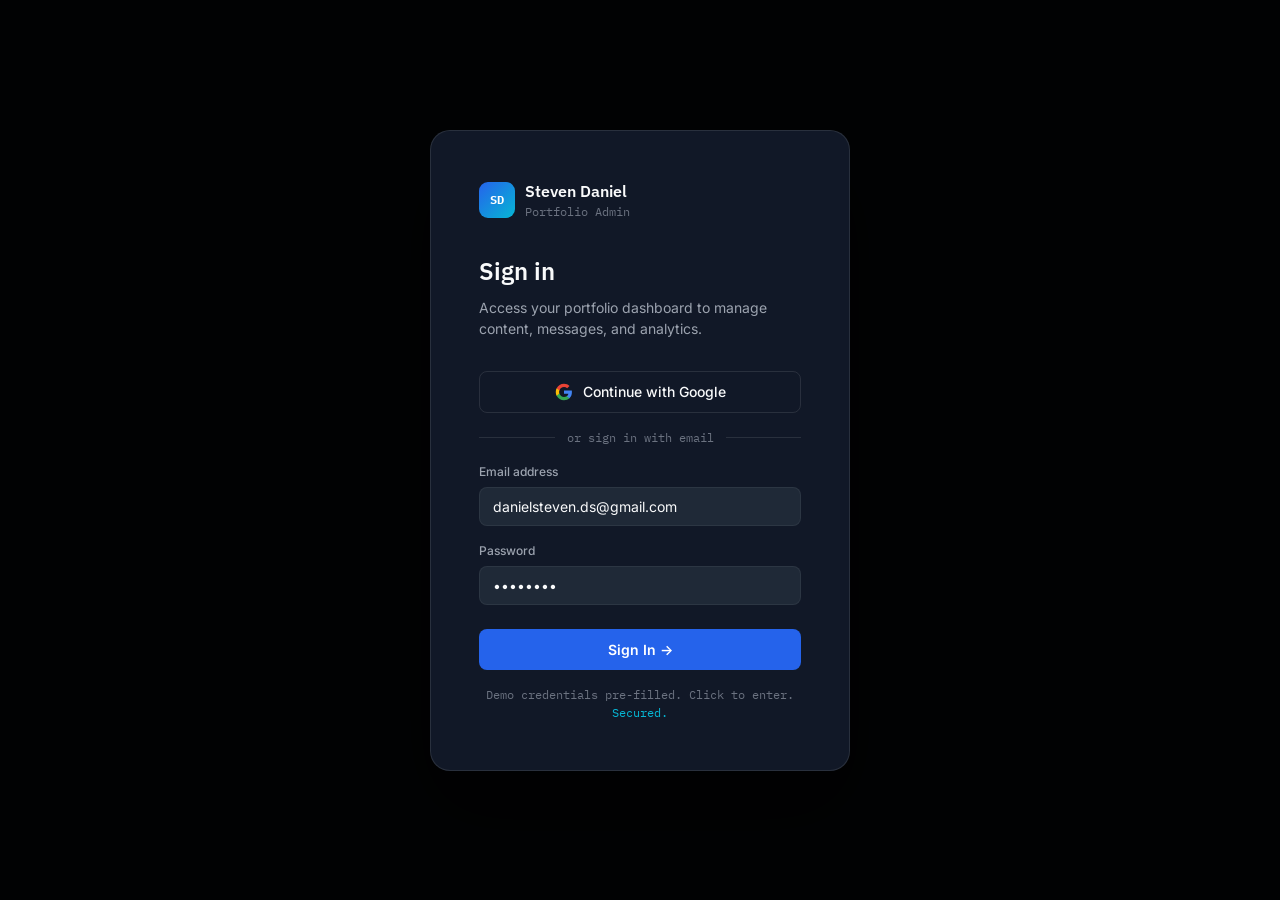
<file: design_handoff_portfolio/Admin Dashboard.html>
<!DOCTYPE html>
<html lang="en" data-theme="dark">
<head>
<meta charset="UTF-8">
<meta name="viewport" content="width=device-width, initial-scale=1.0">
<title>Portfolio Admin — Dashboard</title>
<link rel="preconnect" href="https://fonts.googleapis.com">
<link href="https://fonts.googleapis.com/css2?family=IBM+Plex+Sans:wght@400;500;600&family=Inter:wght@400;500&family=IBM+Plex+Mono:wght@400;500&display=swap" rel="stylesheet">
<style>
*,*::before,*::after{box-sizing:border-box;margin:0;padding:0}
:root{
  --bg:#0B1017;--s1:#111827;--s2:#1F2937;--card:#1F2937;
  --b:rgba(255,255,255,.06);--b2:rgba(255,255,255,.1);
  --a:#2563EB;--a2:#06B6D4;
  --t1:#F9FAFB;--t2:#9CA3AF;--t3:#6B7280;
  --green:#10B981;--yellow:#F59E0B;--red:#EF4444;--purple:#8B5CF6;
  --fh:'IBM Plex Sans',sans-serif;--fb:'Inter',sans-serif;--fm:'IBM Plex Mono',monospace;
  --r:8px;--rl:12px;
}
html,body{height:100%;overflow:hidden}
body{background:var(--bg);color:var(--t1);font-family:var(--fb);font-size:14px;line-height:1.5}
a{text-decoration:none;color:inherit}
button{cursor:pointer;font-family:var(--fb)}

/* LOGIN OVERLAY */
#login-overlay{
  position:fixed;inset:0;background:rgba(0,0,0,.85);
  backdrop-filter:blur(20px);z-index:999;
  display:flex;align-items:center;justify-content:center;
}
.login-box{
  background:var(--s1);border:1px solid var(--b2);border-radius:20px;
  padding:48px;width:100%;max-width:420px;
  box-shadow:0 40px 80px rgba(0,0,0,.5);
}
.login-logo{display:flex;align-items:center;gap:10px;margin-bottom:32px}
.login-logo-mark{width:36px;height:36px;border-radius:9px;background:linear-gradient(135deg,var(--a),var(--a2));display:flex;align-items:center;justify-content:center}
.login-logo-mark span{font-family:var(--fm);font-size:12px;font-weight:700;color:#fff}
.login-logo h2{font-family:var(--fh);font-size:16px;font-weight:600}
.login-logo p{font-size:12px;color:var(--t3);font-family:var(--fm)}
.login-title{font-family:var(--fh);font-size:24px;font-weight:600;margin-bottom:8px}
.login-sub{font-size:14px;color:var(--t2);margin-bottom:32px;line-height:1.5}
.lfield{display:flex;flex-direction:column;gap:6px;margin-bottom:16px}
.lfield label{font-size:12px;color:var(--t2);font-weight:500}
.lfield input{background:var(--s2);border:1px solid var(--b);border-radius:var(--r);padding:10px 13px;color:var(--t1);font-size:14px;font-family:var(--fb);outline:none;transition:border-color .2s;width:100%}
.lfield input:focus{border-color:var(--a)}
.btn-login{width:100%;padding:12px;border-radius:var(--r);background:var(--a);color:#fff;font-size:14px;font-weight:600;border:none;transition:filter .2s;margin-top:8px}
.btn-login:hover{filter:brightness(1.1)}
.login-hint{font-size:12px;color:var(--t3);text-align:center;margin-top:16px;font-family:var(--fm)}
.login-hint span{color:var(--a2)}

/* SHELL */
#app{display:none;height:100%;flex-direction:column}
#app.visible{display:flex}

/* TOPBAR */
.topbar{
  display:flex;align-items:center;gap:16px;
  padding:0 20px;height:56px;
  background:var(--s1);border-bottom:1px solid var(--b);
  flex-shrink:0;
}
.tb-logo{display:flex;align-items:center;gap:10px;margin-right:auto}
.tb-logo-mark{width:28px;height:28px;border-radius:7px;background:linear-gradient(135deg,var(--a),var(--a2));display:flex;align-items:center;justify-content:center}
.tb-logo-mark span{font-family:var(--fm);font-size:10px;font-weight:700;color:#fff}
.tb-logo-name{font-family:var(--fh);font-size:14px;font-weight:600}
.tb-search{display:flex;align-items:center;gap:8px;background:var(--s2);border:1px solid var(--b);border-radius:var(--r);padding:7px 12px;width:240px;color:var(--t3)}
.tb-search input{background:none;border:none;outline:none;font-size:13px;color:var(--t1);width:100%;font-family:var(--fb)}
.tb-search input::placeholder{color:var(--t3)}
.tb-acts{display:flex;align-items:center;gap:8px}
.tb-btn{width:32px;height:32px;border-radius:7px;border:1px solid var(--b);background:none;color:var(--t2);display:flex;align-items:center;justify-content:center;transition:border-color .2s,color .2s,background .2s;font-size:13px}
.tb-btn:hover{border-color:var(--b2);color:var(--t1);background:var(--s2)}
.tb-avatar{width:32px;height:32px;border-radius:50%;background:linear-gradient(135deg,var(--a),var(--a2));display:flex;align-items:center;justify-content:center;font-weight:600;font-size:12px;cursor:pointer;flex-shrink:0}
.tb-notif{position:relative}
.notif-badge{position:absolute;top:-3px;right:-3px;width:8px;height:8px;border-radius:50%;background:var(--red);border:2px solid var(--s1)}

/* MAIN LAYOUT */
.main-layout{display:flex;flex:1;overflow:hidden}

/* SIDEBAR */
.sidebar{
  width:220px;background:var(--s1);border-right:1px solid var(--b);
  display:flex;flex-direction:column;flex-shrink:0;overflow-y:auto;
}
.sb-section{padding:16px 12px 4px;font-size:10px;color:var(--t3);font-family:var(--fm);letter-spacing:.08em;text-transform:uppercase}
.sb-item{
  display:flex;align-items:center;gap:10px;padding:8px 12px;
  border-radius:var(--r);margin:1px 8px;cursor:pointer;
  color:var(--t2);font-size:13px;transition:background .15s,color .15s;
  border:1px solid transparent;
}
.sb-item:hover{background:var(--s2);color:var(--t1)}
.sb-item.active{background:rgba(37,99,235,.12);color:var(--a);border-color:rgba(37,99,235,.2)}
.sb-item svg{flex-shrink:0;opacity:.7}
.sb-item.active svg{opacity:1}
.sb-badge{margin-left:auto;padding:1px 6px;border-radius:4px;font-size:10px;font-family:var(--fm);font-weight:600}
.sb-badge.new{background:rgba(239,68,68,.15);color:var(--red)}
.sb-spacer{flex:1}
.sb-footer{padding:12px;border-top:1px solid var(--b)}
.sb-user{display:flex;align-items:center;gap:10px;padding:8px;border-radius:var(--r);cursor:pointer;transition:background .15s}
.sb-user:hover{background:var(--s2)}
.sb-avatar{width:30px;height:30px;border-radius:50%;background:linear-gradient(135deg,var(--a),var(--a2));display:flex;align-items:center;justify-content:center;font-size:11px;font-weight:600;flex-shrink:0}
.sb-user-name{font-size:13px;font-weight:500}
.sb-user-role{font-size:11px;color:var(--t3);font-family:var(--fm)}

/* CONTENT AREA */
.content{flex:1;overflow-y:auto;background:var(--bg);padding:28px 32px}
.view{display:none}
.view.active{display:block}

/* PAGE HEADER */
.page-hdr{display:flex;align-items:center;justify-content:space-between;margin-bottom:28px}
.page-hdr h1{font-family:var(--fh);font-size:22px;font-weight:600}
.page-hdr p{font-size:13px;color:var(--t2);margin-top:2px}
.btn-new{display:inline-flex;align-items:center;gap:7px;padding:8px 16px;border-radius:var(--r);background:var(--a);color:#fff;font-size:13px;font-weight:500;border:none;transition:filter .2s}
.btn-new:hover{filter:brightness(1.1)}

/* STATS CARDS */
.stat-row{display:grid;grid-template-columns:repeat(4,1fr);gap:16px;margin-bottom:28px}
.sc{background:var(--card);border:1px solid var(--b);border-radius:var(--rl);padding:20px;transition:border-color .2s}
.sc:hover{border-color:var(--b2)}
.sc-label{font-size:12px;color:var(--t2);margin-bottom:10px;font-weight:500;display:flex;align-items:center;justify-content:space-between}
.sc-label span{font-size:18px}
.sc-val{font-family:var(--fh);font-size:28px;font-weight:600;line-height:1;margin-bottom:6px}
.sc-delta{font-size:12px;font-family:var(--fm);display:flex;align-items:center;gap:4px}
.sc-delta.up{color:var(--green)}
.sc-delta.down{color:var(--red)}
.sc-delta.neutral{color:var(--t3)}

/* TABLE */
.table-wrap{background:var(--card);border:1px solid var(--b);border-radius:var(--rl);overflow:hidden;margin-bottom:24px}
.table-head{display:flex;align-items:center;justify-content:space-between;padding:16px 20px;border-bottom:1px solid var(--b)}
.table-head h3{font-size:14px;font-weight:600}
.table-acts{display:flex;gap:8px;align-items:center}
.tbl-search{display:flex;align-items:center;gap:6px;background:var(--s2);border:1px solid var(--b);border-radius:6px;padding:5px 10px}
.tbl-search input{background:none;border:none;outline:none;font-size:12px;color:var(--t1);width:140px;font-family:var(--fb)}
.tbl-search input::placeholder{color:var(--t3)}
.btn-sm{padding:5px 12px;border-radius:6px;border:1px solid var(--b2);color:var(--t1);background:none;font-size:12px;transition:border-color .2s,background .2s}
.btn-sm:hover{border-color:var(--a);background:rgba(37,99,235,.08)}
table{width:100%;border-collapse:collapse}
thead tr{border-bottom:1px solid var(--b)}
th{padding:10px 20px;text-align:left;font-size:11px;color:var(--t3);font-weight:600;letter-spacing:.06em;text-transform:uppercase;font-family:var(--fm);white-space:nowrap}
td{padding:12px 20px;font-size:13px;border-bottom:1px solid var(--b);vertical-align:middle}
tr:last-child td{border-bottom:none}
tr:hover td{background:rgba(255,255,255,.02)}
.td-title{font-weight:500;color:var(--t1);max-width:220px;white-space:nowrap;overflow:hidden;text-overflow:ellipsis}
.td-mono{font-family:var(--fm);font-size:11px;color:var(--t2)}
.badge{display:inline-flex;align-items:center;gap:4px;padding:3px 9px;border-radius:5px;font-size:11px;font-family:var(--fm);font-weight:500}
.badge::before{content:'';width:5px;height:5px;border-radius:50%;background:currentColor}
.badge.published{background:rgba(16,185,129,.1);color:var(--green);border:1px solid rgba(16,185,129,.2)}
.badge.draft{background:rgba(245,158,11,.1);color:var(--yellow);border:1px solid rgba(245,158,11,.2)}
.badge.archived{background:rgba(107,114,128,.1);color:var(--t3);border:1px solid rgba(107,114,128,.2)}
.badge.review{background:rgba(139,92,246,.1);color:var(--purple);border:1px solid rgba(139,92,246,.2)}
.badge.unread{background:rgba(37,99,235,.1);color:var(--a);border:1px solid rgba(37,99,235,.2)}
.badge.read{background:rgba(107,114,128,.08);color:var(--t3);border:1px solid rgba(107,114,128,.15)}
.td-actions{display:flex;gap:6px}
.ia{width:28px;height:28px;border-radius:6px;border:1px solid var(--b);background:none;color:var(--t2);display:flex;align-items:center;justify-content:center;transition:border-color .2s,color .2s,background .2s}
.ia:hover{border-color:var(--b2);color:var(--t1);background:var(--s2)}
.ia.del:hover{border-color:var(--red);color:var(--red);background:rgba(239,68,68,.08)}

/* ACTIVITY FEED */
.activity-row{display:grid;grid-template-columns:1fr 1fr;gap:16px;margin-bottom:24px}
.activity-card{background:var(--card);border:1px solid var(--b);border-radius:var(--rl);overflow:hidden}
.ac-head{padding:16px 20px;border-bottom:1px solid var(--b);font-size:14px;font-weight:600}
.ac-item{display:flex;align-items:flex-start;gap:12px;padding:12px 20px;border-bottom:1px solid var(--b);transition:background .15s}
.ac-item:last-child{border-bottom:none}
.ac-item:hover{background:rgba(255,255,255,.02)}
.ac-dot{width:8px;height:8px;border-radius:50%;background:var(--a);flex-shrink:0;margin-top:4px}
.ac-dot.green{background:var(--green)}
.ac-dot.yellow{background:var(--yellow)}
.ac-dot.purple{background:var(--purple)}
.ac-text{font-size:13px;line-height:1.4}
.ac-text strong{color:var(--t1);font-weight:500}
.ac-text span{color:var(--t2)}
.ac-time{font-size:11px;color:var(--t3);font-family:var(--fm);margin-left:auto;white-space:nowrap;margin-top:1px}

/* QUICK ACTIONS */
.qa-grid{display:grid;grid-template-columns:repeat(4,1fr);gap:12px;margin-bottom:24px}
.qa{background:var(--card);border:1px solid var(--b);border-radius:var(--rl);padding:16px;cursor:pointer;transition:border-color .25s,transform .2s;text-align:center}
.qa:hover{border-color:rgba(37,99,235,.3);transform:translateY(-2px)}
.qa-icon{width:40px;height:40px;border-radius:10px;background:linear-gradient(135deg,rgba(37,99,235,.12),rgba(6,182,212,.08));border:1px solid var(--b2);display:flex;align-items:center;justify-content:center;margin:0 auto 10px}
.qa-label{font-size:13px;font-weight:500}

/* FORM MODAL */
#modal-overlay{display:none;position:fixed;inset:0;background:rgba(0,0,0,.7);z-index:500;align-items:center;justify-content:center;backdrop-filter:blur(4px)}
#modal-overlay.open{display:flex}
.modal{background:var(--s1);border:1px solid var(--b2);border-radius:16px;width:100%;max-width:560px;max-height:85vh;overflow-y:auto;box-shadow:0 25px 50px rgba(0,0,0,.5)}
.modal-head{display:flex;align-items:center;justify-content:space-between;padding:20px 24px;border-bottom:1px solid var(--b);position:sticky;top:0;background:var(--s1);z-index:1}
.modal-head h3{font-size:16px;font-weight:600}
.modal-close{width:28px;height:28px;border-radius:6px;border:1px solid var(--b);background:none;color:var(--t2);cursor:pointer;display:flex;align-items:center;justify-content:center;transition:color .2s,border-color .2s}
.modal-close:hover{color:var(--t1);border-color:var(--b2)}
.modal-body{padding:24px;display:flex;flex-direction:column;gap:14px}
.mfield{display:flex;flex-direction:column;gap:6px}
.mfield label{font-size:12px;color:var(--t2);font-weight:500}
.mfield input,.mfield textarea,.mfield select{background:var(--s2);border:1px solid var(--b);border-radius:var(--r);padding:10px 12px;color:var(--t1);font-size:14px;font-family:var(--fb);outline:none;transition:border-color .2s;width:100%}
.mfield input:focus,.mfield textarea:focus,.mfield select:focus{border-color:var(--a)}
.mfield textarea{resize:vertical;min-height:80px}
.mfield select option{background:var(--s2)}
.mrow{display:grid;grid-template-columns:1fr 1fr;gap:14px}
.modal-foot{padding:16px 24px;border-top:1px solid var(--b);display:flex;gap:10px;justify-content:flex-end}
.btn-cancel{padding:8px 18px;border-radius:var(--r);border:1px solid var(--b2);color:var(--t1);background:none;font-size:13px}
.btn-cancel:hover{background:var(--s2)}
.btn-save{padding:8px 18px;border-radius:var(--r);background:var(--a);color:#fff;font-size:13px;font-weight:500;border:none;transition:filter .2s}
.btn-save:hover{filter:brightness(1.1)}

/* TOAST */
#toast{position:fixed;bottom:28px;right:28px;padding:12px 18px;border-radius:var(--rl);background:#1F2937;border:1px solid var(--b2);font-size:13px;font-weight:500;box-shadow:0 8px 30px rgba(0,0,0,.4);transform:translateY(80px);opacity:0;transition:transform .3s,opacity .3s;z-index:999;display:flex;align-items:center;gap:8px}
#toast.show{transform:translateY(0);opacity:1}
#toast.success{border-color:rgba(16,185,129,.3)}
#toast .toast-dot{width:7px;height:7px;border-radius:50%;background:var(--green);flex-shrink:0}

/* PAGINATION */
.pagination{display:flex;align-items:center;justify-content:space-between;padding:12px 20px;border-top:1px solid var(--b)}
.pg-info{font-size:12px;color:var(--t3);font-family:var(--fm)}
.pg-btns{display:flex;gap:4px}
.pg-btn{padding:4px 10px;border-radius:5px;font-size:12px;border:1px solid var(--b);color:var(--t2);background:none;transition:border-color .2s,color .2s}
.pg-btn:hover,.pg-btn.active{border-color:var(--a);color:var(--a)}

/* CHARTS */
.chart-row{display:grid;grid-template-columns:2fr 1fr;gap:16px;margin-bottom:24px}
.chart-card{background:var(--card);border:1px solid var(--b);border-radius:var(--rl);padding:20px}
.chart-title{font-size:14px;font-weight:600;margin-bottom:4px}
.chart-sub{font-size:12px;color:var(--t3);margin-bottom:20px;font-family:var(--fm)}
.bar-chart{display:flex;flex-direction:column;gap:10px}
.bar-row{display:flex;align-items:center;gap:12px}
.bar-label{font-size:12px;color:var(--t2);width:90px;flex-shrink:0;text-align:right}
.bar-track{flex:1;height:6px;background:var(--s2);border-radius:3px;overflow:hidden}
.bar-fill{height:100%;border-radius:3px;background:linear-gradient(90deg,var(--a),var(--a2));transition:width .6s ease}
.bar-val{font-size:12px;font-family:var(--fm);color:var(--t3);width:32px;text-align:right}
.donut-wrap{display:flex;flex-direction:column;align-items:center;gap:16px}
.donut{position:relative;width:120px;height:120px}
.donut svg{transform:rotate(-90deg)}
.donut-center{position:absolute;inset:0;display:flex;flex-direction:column;align-items:center;justify-content:center}
.donut-val{font-family:var(--fh);font-size:22px;font-weight:600}
.donut-lbl{font-size:10px;color:var(--t3);font-family:var(--fm)}
.donut-legend{display:flex;flex-direction:column;gap:7px;width:100%}
.dl-item{display:flex;align-items:center;gap:8px;font-size:12px;color:var(--t2)}
.dl-dot{width:8px;height:8px;border-radius:50%;flex-shrink:0}
.dl-item span{margin-left:auto;font-family:var(--fm);color:var(--t3)}

/* EMPTY STATE */
.empty{text-align:center;padding:48px 20px;color:var(--t3)}
.empty svg{margin:0 auto 12px;opacity:.4}
.empty p{font-size:14px}

/* MESSAGES */
.msg-list{display:flex;flex-direction:column;gap:0;background:var(--card);border:1px solid var(--b);border-radius:var(--rl);overflow:hidden}
.msg-item{display:flex;align-items:flex-start;gap:14px;padding:16px 20px;border-bottom:1px solid var(--b);cursor:pointer;transition:background .15s;position:relative}
.msg-item:last-child{border-bottom:none}
.msg-item:hover{background:rgba(255,255,255,.025)}
.msg-item.unread::before{content:'';position:absolute;left:0;top:0;bottom:0;width:3px;background:var(--a)}
.msg-avatar{width:36px;height:36px;border-radius:50%;background:linear-gradient(135deg,var(--s2),var(--s1));border:1px solid var(--b2);display:flex;align-items:center;justify-content:center;font-size:13px;font-weight:600;flex-shrink:0}
.msg-content{flex:1;min-width:0}
.msg-from{font-size:13px;font-weight:600;color:var(--t1);margin-bottom:2px}
.msg-subject{font-size:13px;color:var(--t2);margin-bottom:4px}
.msg-preview{font-size:12px;color:var(--t3);white-space:nowrap;overflow:hidden;text-overflow:ellipsis}
.msg-meta{display:flex;flex-direction:column;align-items:flex-end;gap:6px;flex-shrink:0}
.msg-time{font-size:11px;color:var(--t3);font-family:var(--fm)}

/* SETTINGS */
.settings-grid{display:grid;grid-template-columns:1fr 1fr;gap:20px}
.settings-card{background:var(--card);border:1px solid var(--b);border-radius:var(--rl);padding:24px}
.settings-card h3{font-size:14px;font-weight:600;margin-bottom:4px}
.settings-card p{font-size:13px;color:var(--t2);margin-bottom:20px;line-height:1.5}
.settings-card .mfield{margin-bottom:12px}
.toggle-row{display:flex;align-items:center;justify-content:space-between;padding:12px 0;border-bottom:1px solid var(--b)}
.toggle-row:last-child{border-bottom:none}
.toggle-row label{font-size:13px;font-weight:500}
.toggle-row p{font-size:12px;color:var(--t3);margin-top:2px}
.toggle{width:36px;height:20px;border-radius:10px;background:var(--s2);border:1px solid var(--b2);cursor:pointer;position:relative;transition:background .2s;flex-shrink:0}
.toggle.on{background:var(--a);border-color:var(--a)}
.toggle::after{content:'';position:absolute;top:2px;left:2px;width:14px;height:14px;border-radius:50%;background:#fff;transition:left .2s}
.toggle.on::after{left:18px}

/* ===== LIGHT THEME ===== */
[data-theme="light"]{--bg:#F3F4F6;--s1:#FFFFFF;--s2:#F9FAFB;--card:#FFFFFF;--b:rgba(15,23,42,.06);--b2:rgba(15,23,42,.12);--t1:#111827;--t2:#6B7280;--t3:#9CA3AF}
[data-theme="light"] .topbar,[data-theme="light"] .sidebar{background:#FFFFFF;border-color:rgba(15,23,42,.08)}
[data-theme="light"] .modal,[data-theme="light"] .modal-head{background:#FFFFFF}
[data-theme="light"] .login-box{background:#FFFFFF}
[data-theme="light"] .mfield input,[data-theme="light"] .mfield textarea,[data-theme="light"] .mfield select{background:#F9FAFB}
[data-theme="light"] tr:hover td{background:rgba(0,0,0,.02)}

/* ===== ADMIN HAMBURGER ===== */
.tb-ham{width:32px;height:32px;border-radius:7px;border:1px solid var(--b);background:none;color:var(--t2);display:flex;flex-direction:column;align-items:center;justify-content:center;gap:4px;cursor:pointer;transition:border-color .2s,color .2s;flex-shrink:0}
.tb-ham span{display:block;width:14px;height:1.5px;background:currentColor;border-radius:1px;transition:transform .22s,opacity .22s}
.tb-ham.open span:nth-child(1){transform:translateY(5.5px) rotate(45deg)}
.tb-ham.open span:nth-child(2){opacity:0;transform:scaleX(0)}
.tb-ham.open span:nth-child(3){transform:translateY(-5.5px) rotate(-45deg)}
.tb-ham:hover{border-color:var(--a);color:var(--t1)}

/* ===== MOBILE SIDEBAR ===== */
.sb-overlay{display:none;position:fixed;inset:0;background:rgba(0,0,0,.5);z-index:49;backdrop-filter:blur(2px);cursor:pointer}
.sb-overlay.open{display:block}
@media(max-width:768px){
  .sidebar{position:fixed;left:-220px;top:0;bottom:0;z-index:50;transition:left .25s ease}
  .sidebar.open{left:0}
  .tb-search{display:none}
}

/* ===== GOOGLE SIGN IN ===== */
.btn-google{width:100%;padding:11px;border-radius:var(--r);background:none;border:1px solid var(--b2);color:var(--t1);font-size:14px;font-weight:500;display:flex;align-items:center;justify-content:center;gap:10px;margin-bottom:16px;transition:border-color .2s,background .2s;cursor:pointer;font-family:var(--fb)}
.btn-google:hover{border-color:#4285F4;background:rgba(66,133,244,.06)}
.login-divider{display:flex;align-items:center;gap:12px;margin-bottom:16px}
.login-divider::before,.login-divider::after{content:'';flex:1;height:1px;background:var(--b2)}
.login-divider span{font-size:12px;color:var(--t3);font-family:var(--fm);white-space:nowrap}

/* ===== REPLY MODAL ===== */
#reply-overlay{display:none;position:fixed;inset:0;background:rgba(0,0,0,.72);z-index:600;align-items:center;justify-content:center;backdrop-filter:blur(5px)}
#reply-overlay.open{display:flex}
.reply-quote{background:var(--s2);border-left:3px solid var(--a);border-radius:0 var(--r) var(--r) 0;padding:12px 16px;font-size:13px;color:var(--t2);line-height:1.5;margin-bottom:4px;font-style:italic}
.reply-quote strong{display:block;font-style:normal;color:var(--t1);font-weight:600;margin-bottom:4px}
.msg-reply-btn{width:26px;height:26px;border-radius:6px;border:1px solid var(--b);background:none;color:var(--t3);display:flex;align-items:center;justify-content:center;cursor:pointer;transition:border-color .2s,color .2s,background .2s;flex-shrink:0}
.msg-reply-btn:hover{border-color:var(--a);color:var(--a);background:rgba(37,99,235,.08)}
</style>
</head>
<body>

<!-- LOGIN -->
<div id="login-overlay">
  <div class="login-box">
    <div class="login-logo">
      <div class="login-logo-mark"><span>SD</span></div>
      <div><h2>Steven Daniel</h2><p>Portfolio Admin</p></div>
    </div>
    <h1 class="login-title">Sign in</h1>
    <p class="login-sub">Access your portfolio dashboard to manage content, messages, and analytics.</p>
    <button class="btn-google" onclick="doGoogleLogin()">
      <svg width="18" height="18" viewBox="0 0 24 24"><path fill="#4285F4" d="M22.56 12.25c0-.78-.07-1.53-.2-2.25H12v4.26h5.92c-.26 1.37-1.04 2.53-2.21 3.31v2.77h3.57c2.08-1.92 3.28-4.74 3.28-8.09z"/><path fill="#34A853" d="M12 23c2.97 0 5.46-.98 7.28-2.66l-3.57-2.77c-.98.66-2.23 1.06-3.71 1.06-2.86 0-5.29-1.93-6.16-4.53H2.18v2.84C3.99 20.53 7.7 23 12 23z"/><path fill="#FBBC05" d="M5.84 14.09c-.22-.66-.35-1.36-.35-2.09s.13-1.43.35-2.09V7.07H2.18C1.43 8.55 1 10.22 1 12s.43 3.45 1.18 4.93l3.66-2.84z"/><path fill="#EA4335" d="M12 5.38c1.62 0 3.06.56 4.21 1.64l3.15-3.15C17.45 2.09 14.97 1 12 1 7.7 1 3.99 3.47 2.18 7.07l3.66 2.84c.87-2.6 3.3-4.53 6.16-4.53z"/></svg>
      Continue with Google
    </button>
    <div class="login-divider"><span>or sign in with email</span></div>
    <div class="lfield"><label>Email address</label><input type="email" id="login-email" placeholder="admin@example.com" value="danielsteven.ds@gmail.com"></div>
    <div class="lfield"><label>Password</label><input type="password" id="login-pass" placeholder="••••••••" value="password"></div>
    <button class="btn-login" onclick="doLogin()">Sign In →</button>
    <p class="login-hint">Demo credentials pre-filled. Click to enter. <span>Secured.</span></p>
  </div>
</div>

<!-- APP SHELL -->
<div id="app">
  <!-- TOPBAR -->
  <div class="topbar">
    <button class="tb-ham" id="sb-ham" aria-label="Toggle sidebar"><span></span><span></span><span></span></button>
    <div class="tb-logo">
      <div class="tb-logo-mark"><span>SD</span></div>
      <span class="tb-logo-name">Steven Daniel</span>
    </div>
    <div class="tb-search">
      <svg width="13" height="13" viewBox="0 0 24 24" fill="none" stroke="currentColor" stroke-width="2"><circle cx="11" cy="11" r="8"/><path d="m21 21-4.35-4.35"/></svg>
      <input placeholder="Search content...">
    </div>
    <div class="tb-acts">
      <button class="tb-btn" id="admin-theme-btn" title="Toggle theme"></button>
      <button class="tb-btn tb-notif" title="Notifications">
        <svg width="14" height="14" viewBox="0 0 24 24" fill="none" stroke="currentColor" stroke-width="2" stroke-linecap="round" stroke-linejoin="round"><path d="M18 8A6 6 0 0 0 6 8c0 7-3 9-3 9h18s-3-2-3-9"/><path d="M13.73 21a2 2 0 0 1-3.46 0"/></svg>
        <div class="notif-badge"></div>
      </button>
      <a href="Portfolio v2.html" class="tb-btn" title="View Portfolio" target="_blank">
        <svg width="14" height="14" viewBox="0 0 24 24" fill="none" stroke="currentColor" stroke-width="2" stroke-linecap="round" stroke-linejoin="round"><path d="M18 13v6a2 2 0 0 1-2 2H5a2 2 0 0 1-2-2V8a2 2 0 0 1 2-2h6"/><polyline points="15 3 21 3 21 9"/><line x1="10" y1="14" x2="21" y2="3"/></svg>
      </a>
      <div class="tb-avatar" title="Admin">A</div>
    </div>
  </div>

  <div class="main-layout">
    <!-- SIDEBAR -->
    <aside class="sidebar">
      <div style="padding:8px 0">
        <p class="sb-section">Main</p>
        <div class="sb-item active" onclick="switchView('dashboard',this)">
          <svg width="15" height="15" viewBox="0 0 24 24" fill="none" stroke="currentColor" stroke-width="2" stroke-linecap="round" stroke-linejoin="round"><rect x="3" y="3" width="7" height="7"/><rect x="14" y="3" width="7" height="7"/><rect x="14" y="14" width="7" height="7"/><rect x="3" y="14" width="7" height="7"/></svg>
          Dashboard
        </div>
        <p class="sb-section">Content</p>
        <div class="sb-item" onclick="switchView('projects',this)">
          <svg width="15" height="15" viewBox="0 0 24 24" fill="none" stroke="currentColor" stroke-width="2" stroke-linecap="round" stroke-linejoin="round"><polyline points="16 18 22 12 16 6"/><polyline points="8 6 2 12 8 18"/></svg>
          Projects
        </div>
        <div class="sb-item" onclick="switchView('blog',this)">
          <svg width="15" height="15" viewBox="0 0 24 24" fill="none" stroke="currentColor" stroke-width="2" stroke-linecap="round" stroke-linejoin="round"><path d="M14 2H6a2 2 0 0 0-2 2v16a2 2 0 0 0 2 2h12a2 2 0 0 0 2-2V8z"/><polyline points="14 2 14 8 20 8"/><line x1="16" y1="13" x2="8" y2="13"/><line x1="16" y1="17" x2="8" y2="17"/><polyline points="10 9 9 9 8 9"/></svg>
          Blog Posts
        </div>
        <div class="sb-item" onclick="switchView('publications',this)">
          <svg width="15" height="15" viewBox="0 0 24 24" fill="none" stroke="currentColor" stroke-width="2" stroke-linecap="round" stroke-linejoin="round"><path d="M4 19.5A2.5 2.5 0 0 1 6.5 17H20"/><path d="M6.5 2H20v20H6.5A2.5 2.5 0 0 1 4 19.5v-15A2.5 2.5 0 0 1 6.5 2z"/></svg>
          Publications
        </div>
        <div class="sb-item" onclick="switchView('certs',this)">
          <svg width="15" height="15" viewBox="0 0 24 24" fill="none" stroke="currentColor" stroke-width="2" stroke-linecap="round" stroke-linejoin="round"><circle cx="12" cy="8" r="6"/><path d="M15.477 12.89 17 22l-5-3-5 3 1.523-9.11"/></svg>
          Certifications
        </div>
        <p class="sb-section">Profile</p>
        <div class="sb-item" onclick="switchView('experience',this)">
          <svg width="15" height="15" viewBox="0 0 24 24" fill="none" stroke="currentColor" stroke-width="2" stroke-linecap="round" stroke-linejoin="round"><rect x="2" y="7" width="20" height="14" rx="2" ry="2"/><path d="M16 21V5a2 2 0 0 0-2-2h-4a2 2 0 0 0-2 2v16"/></svg>
          Experience
        </div>
        <div class="sb-item" onclick="switchView('education',this)">
          <svg width="15" height="15" viewBox="0 0 24 24" fill="none" stroke="currentColor" stroke-width="2" stroke-linecap="round" stroke-linejoin="round"><path d="M22 10v6M2 10l10-5 10 5-10 5z"/><path d="M6 12v5c3 3 9 3 12 0v-5"/></svg>
          Education
        </div>
        <div class="sb-item" onclick="switchView('achievements',this)">
          <svg width="15" height="15" viewBox="0 0 24 24" fill="none" stroke="currentColor" stroke-width="2" stroke-linecap="round" stroke-linejoin="round"><path d="M6 9H4.5a2.5 2.5 0 0 1 0-5H6"/><path d="M18 9h1.5a2.5 2.5 0 0 0 0-5H18"/><path d="M4 22h16"/><path d="M10 14.66V17c0 .55-.47.98-.97 1.21C7.85 18.75 7 20.24 7 22"/><path d="M14 14.66V17c0 .55.47.98.97 1.21C16.15 18.75 17 20.24 17 22"/><path d="M18 2H6v7a6 6 0 0 0 12 0V2Z"/></svg>
          Achievements
        </div>
        <p class="sb-section">Inbox</p>
        <div class="sb-item" onclick="switchView('messages',this)">
          <svg width="15" height="15" viewBox="0 0 24 24" fill="none" stroke="currentColor" stroke-width="2" stroke-linecap="round" stroke-linejoin="round"><path d="M21 15a2 2 0 0 1-2 2H7l-4 4V5a2 2 0 0 1 2-2h14a2 2 0 0 1 2 2z"/></svg>
          Messages
          <span class="sb-badge new">4</span>
        </div>
        <div class="sb-item" onclick="switchView('media',this)">
          <svg width="15" height="15" viewBox="0 0 24 24" fill="none" stroke="currentColor" stroke-width="2" stroke-linecap="round" stroke-linejoin="round"><rect x="3" y="3" width="18" height="18" rx="2"/><circle cx="8.5" cy="8.5" r="1.5"/><polyline points="21 15 16 10 5 21"/></svg>
          Media
        </div>
        <p class="sb-section">System</p>
        <div class="sb-item" onclick="switchView('settings',this)">
          <svg width="15" height="15" viewBox="0 0 24 24" fill="none" stroke="currentColor" stroke-width="2" stroke-linecap="round" stroke-linejoin="round"><circle cx="12" cy="12" r="3"/><path d="M19.4 15a1.65 1.65 0 0 0 .33 1.82l.06.06a2 2 0 0 1-2.83 2.83l-.06-.06a1.65 1.65 0 0 0-1.82-.33 1.65 1.65 0 0 0-1 1.51V21a2 2 0 0 1-4 0v-.09A1.65 1.65 0 0 0 9 19.4a1.65 1.65 0 0 0-1.82.33l-.06.06a2 2 0 0 1-2.83-2.83l.06-.06A1.65 1.65 0 0 0 4.68 15a1.65 1.65 0 0 0-1.51-1H3a2 2 0 0 1 0-4h.09A1.65 1.65 0 0 0 4.6 9a1.65 1.65 0 0 0-.33-1.82l-.06-.06a2 2 0 0 1 2.83-2.83l.06.06A1.65 1.65 0 0 0 9 4.68a1.65 1.65 0 0 0 1-1.51V3a2 2 0 0 1 4 0v.09a1.65 1.65 0 0 0 1 1.51 1.65 1.65 0 0 0 1.82-.33l.06-.06a2 2 0 0 1 2.83 2.83l-.06.06A1.65 1.65 0 0 0 19.4 9a1.65 1.65 0 0 0 1.51 1H21a2 2 0 0 1 0 4h-.09a1.65 1.65 0 0 0-1.51 1z"/></svg>
          Settings
        </div>
      </div>
      <div class="sb-spacer"></div>
      <div class="sb-footer">
        <div class="sb-user">
          <div class="sb-avatar">A</div>
          <div><p class="sb-user-name" data-tweak-name>Admin</p><p class="sb-user-role">admin@example.com</p></div>
        </div>
      </div>
    </aside>

    <!-- CONTENT -->
    <main class="content">

      <!-- DASHBOARD -->
      <div class="view active" id="view-dashboard">
        <div class="page-hdr">
          <div><h1>Dashboard</h1><p>Welcome back — here's what's happening with your portfolio.</p></div>
          <button class="btn-new" onclick="openModal('project')">
            <svg width="13" height="13" viewBox="0 0 24 24" fill="none" stroke="currentColor" stroke-width="2.5"><line x1="12" y1="5" x2="12" y2="19"/><line x1="5" y1="12" x2="19" y2="12"/></svg>
            New Project
          </button>
        </div>
        <div class="stat-row">
          <div class="sc"><p class="sc-label">Total Projects <span>⚡</span></p><p class="sc-val">20</p><p class="sc-delta up">↑ 2 this month</p></div>
          <div class="sc"><p class="sc-label">Blog Posts <span>✍️</span></p><p class="sc-val">12</p><p class="sc-delta up">↑ 1 this week</p></div>
          <div class="sc"><p class="sc-label">New Messages <span>💬</span></p><p class="sc-val">4</p><p class="sc-delta neutral">unread</p></div>
          <div class="sc"><p class="sc-label">Portfolio Views <span>👁</span></p><p class="sc-val">1.2K</p><p class="sc-delta up">↑ 18% this week</p></div>
        </div>
        <div class="chart-row">
          <div class="chart-card">
            <p class="chart-title">Portfolio Views — Last 7 Days</p>
            <p class="chart-sub">Unique visitors from analytics</p>
            <div class="bar-chart">
              <div class="bar-row"><span class="bar-label">Mon</span><div class="bar-track"><div class="bar-fill" style="width:60%"></div></div><span class="bar-val">142</span></div>
              <div class="bar-row"><span class="bar-label">Tue</span><div class="bar-track"><div class="bar-fill" style="width:80%"></div></div><span class="bar-val">192</span></div>
              <div class="bar-row"><span class="bar-label">Wed</span><div class="bar-track"><div class="bar-fill" style="width:45%"></div></div><span class="bar-val">108</span></div>
              <div class="bar-row"><span class="bar-label">Thu</span><div class="bar-track"><div class="bar-fill" style="width:95%"></div></div><span class="bar-val">228</span></div>
              <div class="bar-row"><span class="bar-label">Fri</span><div class="bar-track"><div class="bar-fill" style="width:70%"></div></div><span class="bar-val">168</span></div>
              <div class="bar-row"><span class="bar-label">Sat</span><div class="bar-track"><div class="bar-fill" style="width:55%"></div></div><span class="bar-val">132</span></div>
              <div class="bar-row"><span class="bar-label">Sun</span><div class="bar-track"><div class="bar-fill" style="width:48%"></div></div><span class="bar-val">115</span></div>
            </div>
          </div>
          <div class="chart-card">
            <p class="chart-title">Content Breakdown</p>
            <p class="chart-sub">Published items by type</p>
            <div class="donut-wrap">
              <div class="donut">
                <svg width="120" height="120" viewBox="0 0 42 42">
                  <circle cx="21" cy="21" r="15.915" fill="transparent" stroke="#1F2937" stroke-width="4"/>
                  <circle cx="21" cy="21" r="15.915" fill="transparent" stroke="#2563EB" stroke-width="4" stroke-dasharray="40 60" stroke-dashoffset="0"/>
                  <circle cx="21" cy="21" r="15.915" fill="transparent" stroke="#06B6D4" stroke-width="4" stroke-dasharray="25 75" stroke-dashoffset="-40"/>
                  <circle cx="21" cy="21" r="15.915" fill="transparent" stroke="#8B5CF6" stroke-width="4" stroke-dasharray="20 80" stroke-dashoffset="-65"/>
                  <circle cx="21" cy="21" r="15.915" fill="transparent" stroke="#10B981" stroke-width="4" stroke-dasharray="15 85" stroke-dashoffset="-85"/>
                </svg>
                <div class="donut-center"><span class="donut-val">72</span><span class="donut-lbl">total</span></div>
              </div>
              <div class="donut-legend">
                <div class="dl-item"><div class="dl-dot" style="background:#2563EB"></div>Projects <span>20</span></div>
                <div class="dl-item"><div class="dl-dot" style="background:#06B6D4"></div>Blog Posts <span>12</span></div>
                <div class="dl-item"><div class="dl-dot" style="background:#8B5CF6"></div>Certifications <span>40</span></div>
                <div class="dl-item"><div class="dl-dot" style="background:#10B981"></div>Publications <span>4</span></div>
              </div>
            </div>
          </div>
        </div>
        <p class="sb-section" style="padding:0 0 12px">Quick Actions</p>
        <div class="qa-grid">
          <div class="qa" onclick="openModal('project')"><div class="qa-icon"><svg width="18" height="18" viewBox="0 0 24 24" fill="none" stroke="var(--a)" stroke-width="1.5"><line x1="12" y1="5" x2="12" y2="19"/><line x1="5" y1="12" x2="19" y2="12"/></svg></div><p class="qa-label">New Project</p></div>
          <div class="qa" onclick="openModal('blog')"><div class="qa-icon"><svg width="18" height="18" viewBox="0 0 24 24" fill="none" stroke="var(--a)" stroke-width="1.5"><path d="M14 2H6a2 2 0 0 0-2 2v16a2 2 0 0 0 2 2h12a2 2 0 0 0 2-2V8z"/><polyline points="14 2 14 8 20 8"/></svg></div><p class="qa-label">New Blog Post</p></div>
          <div class="qa" onclick="switchView('messages',document.querySelector('[onclick*=messages]'))"><div class="qa-icon"><svg width="18" height="18" viewBox="0 0 24 24" fill="none" stroke="var(--a)" stroke-width="1.5"><path d="M21 15a2 2 0 0 1-2 2H7l-4 4V5a2 2 0 0 1 2-2h14a2 2 0 0 1 2 2z"/></svg></div><p class="qa-label">View Messages</p></div>
          <div class="qa" onclick="openModal('cert')"><div class="qa-icon"><svg width="18" height="18" viewBox="0 0 24 24" fill="none" stroke="var(--a)" stroke-width="1.5"><circle cx="12" cy="8" r="6"/><path d="M15.477 12.89 17 22l-5-3-5 3 1.523-9.11"/></svg></div><p class="qa-label">Add Certificate</p></div>
        </div>
        <div class="activity-row">
          <div class="activity-card">
            <p class="ac-head">Recent Activity</p>
            <div class="ac-item"><div class="ac-dot green"></div><div class="ac-text"><strong>Flood Prediction</strong> <span>project updated with new metrics</span></div><span class="ac-time">2h ago</span></div>
            <div class="ac-item"><div class="ac-dot"></div><div class="ac-text"><strong>New message</strong> <span>from Sarah Chen about collaboration</span></div><span class="ac-time">5h ago</span></div>
            <div class="ac-item"><div class="ac-dot yellow"></div><div class="ac-text"><strong>Blog post</strong> <span>"RAG Systems" published</span></div><span class="ac-time">1d ago</span></div>
            <div class="ac-item"><div class="ac-dot purple"></div><div class="ac-text"><strong>Certificate</strong> <span>TensorFlow Developer added</span></div><span class="ac-time">2d ago</span></div>
            <div class="ac-item"><div class="ac-dot green"></div><div class="ac-text"><strong>Publication</strong> <span>ICML paper accepted</span></div><span class="ac-time">3d ago</span></div>
          </div>
          <div class="activity-card">
            <p class="ac-head">Inbox Preview</p>
            <div class="ac-item" style="cursor:pointer"><div class="ac-dot"></div><div class="ac-text"><strong>Dr. James Osei</strong><br><span>Research collaboration on climate AI...</span></div><span class="ac-time">1h ago</span></div>
            <div class="ac-item" style="cursor:pointer"><div class="ac-dot"></div><div class="ac-text"><strong>Fatima Al-Hassan</strong><br><span>ML Engineer role at our startup...</span></div><span class="ac-time">4h ago</span></div>
            <div class="ac-item" style="cursor:pointer"><div class="ac-dot green"></div><div class="ac-text"><strong>Marcus Webb</strong><br><span>Your talk proposal was accepted...</span></div><span class="ac-time">1d ago</span></div>
            <div class="ac-item" style="cursor:pointer"><div class="ac-dot green"></div><div class="ac-text"><strong>Priya Sharma</strong><br><span>Loved your flood prediction project...</span></div><span class="ac-time">2d ago</span></div>
          </div>
        </div>
      </div>

      <!-- PROJECTS -->
      <div class="view" id="view-projects">
        <div class="page-hdr">
          <div><h1>Projects</h1><p>Manage your portfolio projects — edit, publish, or archive.</p></div>
          <button class="btn-new" onclick="openModal('project')">
            <svg width="13" height="13" viewBox="0 0 24 24" fill="none" stroke="currentColor" stroke-width="2.5"><line x1="12" y1="5" x2="12" y2="19"/><line x1="5" y1="12" x2="19" y2="12"/></svg>
            New Project
          </button>
        </div>
        <div class="table-wrap">
          <div class="table-head">
            <h3>All Projects</h3>
            <div class="table-acts">
              <div class="tbl-search"><svg width="12" height="12" viewBox="0 0 24 24" fill="none" stroke="currentColor" stroke-width="2"><circle cx="11" cy="11" r="8"/><path d="m21 21-4.35-4.35"/></svg><input placeholder="Search projects..."></div>
              <button class="btn-sm">Filter</button>
            </div>
          </div>
          <table>
            <thead><tr><th>#</th><th>Title</th><th>Technologies</th><th>Status</th><th>Updated</th><th>Actions</th></tr></thead>
            <tbody>
              <tr><td class="td-mono">01</td><td class="td-title">Flood Prediction for Resilient Communities</td><td class="td-mono">Python, LSTM, GIS</td><td><span class="badge published">Published</span></td><td class="td-mono">Jun 5, 2025</td><td><div class="td-actions"><button class="ia" title="Edit" onclick="openModal('project')"><svg width="12" height="12" viewBox="0 0 24 24" fill="none" stroke="currentColor" stroke-width="2"><path d="M11 4H4a2 2 0 0 0-2 2v14a2 2 0 0 0 2 2h14a2 2 0 0 0 2-2v-7"/><path d="M18.5 2.5a2.121 2.121 0 0 1 3 3L12 15l-4 1 1-4 9.5-9.5z"/></svg></button><button class="ia del" title="Delete" onclick="showToast('Project deleted')"><svg width="12" height="12" viewBox="0 0 24 24" fill="none" stroke="currentColor" stroke-width="2"><polyline points="3 6 5 6 21 6"/><path d="M19 6l-1 14a2 2 0 0 1-2 2H8a2 2 0 0 1-2-2L5 6"/><path d="M10 11v6M14 11v6"/></svg></button></div></td></tr>
              <tr><td class="td-mono">02</td><td class="td-title">Enterprise RAG Chatbot</td><td class="td-mono">LangChain, ChromaDB</td><td><span class="badge published">Published</span></td><td class="td-mono">Jun 3, 2025</td><td><div class="td-actions"><button class="ia" onclick="openModal('project')"><svg width="12" height="12" viewBox="0 0 24 24" fill="none" stroke="currentColor" stroke-width="2"><path d="M11 4H4a2 2 0 0 0-2 2v14a2 2 0 0 0 2 2h14a2 2 0 0 0 2-2v-7"/><path d="M18.5 2.5a2.121 2.121 0 0 1 3 3L12 15l-4 1 1-4 9.5-9.5z"/></svg></button><button class="ia del" onclick="showToast('Project deleted')"><svg width="12" height="12" viewBox="0 0 24 24" fill="none" stroke="currentColor" stroke-width="2"><polyline points="3 6 5 6 21 6"/><path d="M19 6l-1 14a2 2 0 0 1-2 2H8a2 2 0 0 1-2-2L5 6"/><path d="M10 11v6M14 11v6"/></svg></button></div></td></tr>
              <tr><td class="td-mono">03</td><td class="td-title">Food-101 Image Classifier</td><td class="td-mono">PyTorch, ResNet50</td><td><span class="badge published">Published</span></td><td class="td-mono">May 28, 2025</td><td><div class="td-actions"><button class="ia" onclick="openModal('project')"><svg width="12" height="12" viewBox="0 0 24 24" fill="none" stroke="currentColor" stroke-width="2"><path d="M11 4H4a2 2 0 0 0-2 2v14a2 2 0 0 0 2 2h14a2 2 0 0 0 2-2v-7"/><path d="M18.5 2.5a2.121 2.121 0 0 1 3 3L12 15l-4 1 1-4 9.5-9.5z"/></svg></button><button class="ia del" onclick="showToast('Project deleted')"><svg width="12" height="12" viewBox="0 0 24 24" fill="none" stroke="currentColor" stroke-width="2"><polyline points="3 6 5 6 21 6"/><path d="M19 6l-1 14a2 2 0 0 1-2 2H8a2 2 0 0 1-2-2L5 6"/><path d="M10 11v6M14 11v6"/></svg></button></div></td></tr>
              <tr><td class="td-mono">04</td><td class="td-title">Titanic Survival Prediction API</td><td class="td-mono">Scikit-learn, FastAPI</td><td><span class="badge published">Published</span></td><td class="td-mono">May 12, 2025</td><td><div class="td-actions"><button class="ia" onclick="openModal('project')"><svg width="12" height="12" viewBox="0 0 24 24" fill="none" stroke="currentColor" stroke-width="2"><path d="M11 4H4a2 2 0 0 0-2 2v14a2 2 0 0 0 2 2h14a2 2 0 0 0 2-2v-7"/><path d="M18.5 2.5a2.121 2.121 0 0 1 3 3L12 15l-4 1 1-4 9.5-9.5z"/></svg></button><button class="ia del" onclick="showToast('Project deleted')"><svg width="12" height="12" viewBox="0 0 24 24" fill="none" stroke="currentColor" stroke-width="2"><polyline points="3 6 5 6 21 6"/><path d="M19 6l-1 14a2 2 0 0 1-2 2H8a2 2 0 0 1-2-2L5 6"/><path d="M10 11v6M14 11v6"/></svg></button></div></td></tr>
              <tr><td class="td-mono">05</td><td class="td-title">Personal Finance Management System</td><td class="td-mono">React, FastAPI, Supabase</td><td><span class="badge draft">Draft</span></td><td class="td-mono">Apr 30, 2025</td><td><div class="td-actions"><button class="ia" onclick="openModal('project')"><svg width="12" height="12" viewBox="0 0 24 24" fill="none" stroke="currentColor" stroke-width="2"><path d="M11 4H4a2 2 0 0 0-2 2v14a2 2 0 0 0 2 2h14a2 2 0 0 0 2-2v-7"/><path d="M18.5 2.5a2.121 2.121 0 0 1 3 3L12 15l-4 1 1-4 9.5-9.5z"/></svg></button><button class="ia del" onclick="showToast('Project deleted')"><svg width="12" height="12" viewBox="0 0 24 24" fill="none" stroke="currentColor" stroke-width="2"><polyline points="3 6 5 6 21 6"/><path d="M19 6l-1 14a2 2 0 0 1-2 2H8a2 2 0 0 1-2-2L5 6"/><path d="M10 11v6M14 11v6"/></svg></button></div></td></tr>
            </tbody>
          </table>
          <div class="pagination"><p class="pg-info">Showing 5 of 20 projects</p><div class="pg-btns"><button class="pg-btn active">1</button><button class="pg-btn">2</button><button class="pg-btn">3</button><button class="pg-btn">→</button></div></div>
        </div>
      </div>

      <!-- BLOG -->
      <div class="view" id="view-blog">
        <div class="page-hdr">
          <div><h1>Blog Posts</h1><p>Manage articles, drafts, and publications stored in Supabase.</p></div>
          <button class="btn-new" onclick="openModal('blog')">
            <svg width="13" height="13" viewBox="0 0 24 24" fill="none" stroke="currentColor" stroke-width="2.5"><line x1="12" y1="5" x2="12" y2="19"/><line x1="5" y1="12" x2="19" y2="12"/></svg>
            New Post
          </button>
        </div>
        <div class="table-wrap">
          <div class="table-head"><h3>All Posts</h3><div class="table-acts"><div class="tbl-search"><svg width="12" height="12" viewBox="0 0 24 24" fill="none" stroke="currentColor" stroke-width="2"><circle cx="11" cy="11" r="8"/><path d="m21 21-4.35-4.35"/></svg><input placeholder="Search posts..."></div><button class="btn-sm">Filter</button></div></div>
          <table>
            <thead><tr><th>Title</th><th>Category</th><th>Reading Time</th><th>Status</th><th>Published</th><th>Actions</th></tr></thead>
            <tbody>
              <tr><td class="td-title">Building RAG Systems from Scratch: A Production Guide</td><td class="td-mono">AI</td><td class="td-mono">8 min</td><td><span class="badge published">Published</span></td><td class="td-mono">Jun 2025</td><td><div class="td-actions"><button class="ia" onclick="openModal('blog')"><svg width="12" height="12" viewBox="0 0 24 24" fill="none" stroke="currentColor" stroke-width="2"><path d="M11 4H4a2 2 0 0 0-2 2v14a2 2 0 0 0 2 2h14a2 2 0 0 0 2-2v-7"/><path d="M18.5 2.5a2.121 2.121 0 0 1 3 3L12 15l-4 1 1-4 9.5-9.5z"/></svg></button><button class="ia del" onclick="showToast('Post deleted')"><svg width="12" height="12" viewBox="0 0 24 24" fill="none" stroke="currentColor" stroke-width="2"><polyline points="3 6 5 6 21 6"/><path d="M19 6l-1 14a2 2 0 0 1-2 2H8a2 2 0 0 1-2-2L5 6"/></svg></button></div></td></tr>
              <tr><td class="td-title">Time Series Forecasting with LSTMs for Financial Data</td><td class="td-mono">Finance</td><td class="td-mono">6 min</td><td><span class="badge published">Published</span></td><td class="td-mono">May 2025</td><td><div class="td-actions"><button class="ia" onclick="openModal('blog')"><svg width="12" height="12" viewBox="0 0 24 24" fill="none" stroke="currentColor" stroke-width="2"><path d="M11 4H4a2 2 0 0 0-2 2v14a2 2 0 0 0 2 2h14a2 2 0 0 0 2-2v-7"/><path d="M18.5 2.5a2.121 2.121 0 0 1 3 3L12 15l-4 1 1-4 9.5-9.5z"/></svg></button><button class="ia del" onclick="showToast('Post deleted')"><svg width="12" height="12" viewBox="0 0 24 24" fill="none" stroke="currentColor" stroke-width="2"><polyline points="3 6 5 6 21 6"/><path d="M19 6l-1 14a2 2 0 0 1-2 2H8a2 2 0 0 1-2-2L5 6"/></svg></button></div></td></tr>
              <tr><td class="td-title">Computer Vision for Social Good: Detecting Floods</td><td class="td-mono">Data Science</td><td class="td-mono">7 min</td><td><span class="badge published">Published</span></td><td class="td-mono">Apr 2025</td><td><div class="td-actions"><button class="ia" onclick="openModal('blog')"><svg width="12" height="12" viewBox="0 0 24 24" fill="none" stroke="currentColor" stroke-width="2"><path d="M11 4H4a2 2 0 0 0-2 2v14a2 2 0 0 0 2 2h14a2 2 0 0 0 2-2v-7"/><path d="M18.5 2.5a2.121 2.121 0 0 1 3 3L12 15l-4 1 1-4 9.5-9.5z"/></svg></button><button class="ia del" onclick="showToast('Post deleted')"><svg width="12" height="12" viewBox="0 0 24 24" fill="none" stroke="currentColor" stroke-width="2"><polyline points="3 6 5 6 21 6"/><path d="M19 6l-1 14a2 2 0 0 1-2 2H8a2 2 0 0 1-2-2L5 6"/></svg></button></div></td></tr>
              <tr><td class="td-title">Intro to Quantitative Risk Modelling with Python</td><td class="td-mono">Finance</td><td class="td-mono">5 min</td><td><span class="badge draft">Draft</span></td><td class="td-mono">—</td><td><div class="td-actions"><button class="ia" onclick="openModal('blog')"><svg width="12" height="12" viewBox="0 0 24 24" fill="none" stroke="currentColor" stroke-width="2"><path d="M11 4H4a2 2 0 0 0-2 2v14a2 2 0 0 0 2 2h14a2 2 0 0 0 2-2v-7"/><path d="M18.5 2.5a2.121 2.121 0 0 1 3 3L12 15l-4 1 1-4 9.5-9.5z"/></svg></button><button class="ia del" onclick="showToast('Post deleted')"><svg width="12" height="12" viewBox="0 0 24 24" fill="none" stroke="currentColor" stroke-width="2"><polyline points="3 6 5 6 21 6"/><path d="M19 6l-1 14a2 2 0 0 1-2 2H8a2 2 0 0 1-2-2L5 6"/></svg></button></div></td></tr>
            </tbody>
          </table>
          <div class="pagination"><p class="pg-info">Showing 4 of 12 posts</p><div class="pg-btns"><button class="pg-btn active">1</button><button class="pg-btn">2</button><button class="pg-btn">→</button></div></div>
        </div>
      </div>

      <!-- MESSAGES -->
      <div class="view" id="view-messages">
        <div class="page-hdr">
          <div><h1>Messages</h1><p>Contact form submissions stored in Supabase — reply or archive.</p></div>
          <button class="btn-new" onclick="showToast('Marked all as read')">Mark All Read</button>
        </div>
        <div class="msg-list">
          <div class="msg-item unread">
            <div class="msg-avatar">JO</div>
            <div class="msg-content">
              <p class="msg-from">Dr. James Osei</p>
              <p class="msg-subject">Research collaboration on climate AI</p>
              <p class="msg-preview">Hi, I came across your flood prediction project and would love to discuss a potential collaboration on climate resilience...</p>
            </div>
            <div class="msg-meta"><span class="msg-time">1h ago</span><span class="badge unread">New</span><button class="msg-reply-btn" onclick="event.stopPropagation();openReply('Dr. James Osei','Research collaboration on climate AI','Hi, I came across your flood prediction project and would love to discuss a potential collaboration...')" title="Reply"><svg width="11" height="11" viewBox="0 0 24 24" fill="none" stroke="currentColor" stroke-width="2" stroke-linecap="round" stroke-linejoin="round"><polyline points="9 17 4 12 9 7"/><path d="M20 18v-2a4 4 0 0 0-4-4H4"/></svg></button></div>
          </div>
          <div class="msg-item unread">
            <div class="msg-avatar">FA</div>
            <div class="msg-content">
              <p class="msg-from">Fatima Al-Hassan</p>
              <p class="msg-subject">ML Engineer opportunity at our AI startup</p>
              <p class="msg-preview">We're building an AI-powered fintech platform and your background in both ML and financial engineering is exactly what...</p>
            </div>
            <div class="msg-meta"><span class="msg-time">4h ago</span><span class="badge unread">New</span><button class="msg-reply-btn" onclick="event.stopPropagation();openReply('Fatima Al-Hassan','ML Engineer opportunity at our AI startup','We&apos;re building an AI-powered fintech platform and your background in both ML and financial engineering...')" title="Reply"><svg width="11" height="11" viewBox="0 0 24 24" fill="none" stroke="currentColor" stroke-width="2" stroke-linecap="round" stroke-linejoin="round"><polyline points="9 17 4 12 9 7"/><path d="M20 18v-2a4 4 0 0 0-4-4H4"/></svg></button></div>
          </div>
          <div class="msg-item unread">
            <div class="msg-avatar">AK</div>
            <div class="msg-content">
              <p class="msg-from">Ahmed Koroma</p>
              <p class="msg-subject">Speaking invitation — AI Summit Sierra Leone</p>
              <p class="msg-preview">We're organising the inaugural AI Summit in Freetown and would be honoured to have you as a keynote speaker...</p>
            </div>
            <div class="msg-meta"><span class="msg-time">8h ago</span><span class="badge unread">New</span><button class="msg-reply-btn" onclick="event.stopPropagation();openReply('Ahmed Koroma','Speaking invitation — AI Summit Sierra Leone','We&apos;re organising the inaugural AI Summit in Freetown and would be honoured to have you as a keynote speaker...')" title="Reply"><svg width="11" height="11" viewBox="0 0 24 24" fill="none" stroke="currentColor" stroke-width="2" stroke-linecap="round" stroke-linejoin="round"><polyline points="9 17 4 12 9 7"/><path d="M20 18v-2a4 4 0 0 0-4-4H4"/></svg></button></div>
          </div>
          <div class="msg-item unread">
            <div class="msg-avatar">MW</div>
            <div class="msg-content">
              <p class="msg-from">Marcus Webb</p>
              <p class="msg-subject">Your ICML workshop talk proposal accepted</p>
              <p class="msg-preview">Congratulations! Your proposal for the LLMs for Social Good workshop has been accepted. We look forward to your presentation...</p>
            </div>
            <div class="msg-meta"><span class="msg-time">1d ago</span><span class="badge unread">New</span><button class="msg-reply-btn" onclick="event.stopPropagation();openReply('Marcus Webb','Your ICML workshop talk proposal accepted','Congratulations! Your proposal for the LLMs for Social Good workshop has been accepted...')" title="Reply"><svg width="11" height="11" viewBox="0 0 24 24" fill="none" stroke="currentColor" stroke-width="2" stroke-linecap="round" stroke-linejoin="round"><polyline points="9 17 4 12 9 7"/><path d="M20 18v-2a4 4 0 0 0-4-4H4"/></svg></button></div>
          </div>
          <div class="msg-item">
            <div class="msg-avatar">PS</div>
            <div class="msg-content">
              <p class="msg-from">Priya Sharma</p>
              <p class="msg-subject">Python mentorship enquiry</p>
              <p class="msg-preview">I'm interested in your Python and data science mentorship programme. Could you share more details about the curriculum...</p>
            </div>
            <div class="msg-meta"><span class="msg-time">2d ago</span><span class="badge read">Read</span><button class="msg-reply-btn" onclick="event.stopPropagation();openReply('Priya Sharma','Python mentorship enquiry','I&apos;m interested in your Python and data science mentorship programme. Could you share more details...')" title="Reply"><svg width="11" height="11" viewBox="0 0 24 24" fill="none" stroke="currentColor" stroke-width="2" stroke-linecap="round" stroke-linejoin="round"><polyline points="9 17 4 12 9 7"/><path d="M20 18v-2a4 4 0 0 0-4-4H4"/></svg></button></div>
          </div>
          <div class="msg-item">
            <div class="msg-avatar">LT</div>
            <div class="msg-content">
              <p class="msg-from">Liu Tao</p>
              <p class="msg-subject">Collaboration on LLM evaluation framework</p>
              <p class="msg-preview">I'm a researcher at NTU working on LLM evaluation. Your RAG chatbot project caught my attention and I'd love to explore...</p>
            </div>
            <div class="msg-meta"><span class="msg-time">3d ago</span><span class="badge read">Read</span><button class="msg-reply-btn" onclick="event.stopPropagation();openReply('Liu Tao','Collaboration on LLM evaluation framework','I&apos;m a researcher at NTU working on LLM evaluation. Your RAG chatbot project caught my attention...')" title="Reply"><svg width="11" height="11" viewBox="0 0 24 24" fill="none" stroke="currentColor" stroke-width="2" stroke-linecap="round" stroke-linejoin="round"><polyline points="9 17 4 12 9 7"/><path d="M20 18v-2a4 4 0 0 0-4-4H4"/></svg></button></div>
          </div>
        </div>
      </div>

      <!-- SETTINGS -->
      <div class="view" id="view-settings">
        <div class="page-hdr"><div><h1>Settings</h1><p>Manage your portfolio configuration and account preferences.</p></div></div>
        <div class="settings-grid">
          <div class="settings-card">
            <h3>Profile Information</h3>
            <p>Update your public-facing details used across the portfolio.</p>
            <div class="mfield"><label>Display Name</label><input type="text" value="Your Name"></div>
            <div class="mfield"><label>Email</label><input type="email" value="hello@example.com"></div>
            <div class="mfield"><label>Tagline / Role</label><input type="text" value="AI Engineer, Data Scientist, Researcher"></div>
            <div class="mfield"><label>LinkedIn URL</label><input type="url" placeholder="https://linkedin.com/in/..."></div>
            <div class="mfield"><label>GitHub URL</label><input type="url" placeholder="https://github.com/..."></div>
            <button class="btn-new" style="margin-top:4px" onclick="showToast('Profile saved')">Save Changes</button>
          </div>
          <div class="settings-card">
            <h3>Notifications &amp; Privacy</h3>
            <p>Control how you're notified when visitors interact with your portfolio.</p>
            <div class="toggle-row">
              <div><label>Email on new message</label><p>Get notified when contact form is submitted</p></div>
              <div class="toggle on" onclick="this.classList.toggle('on')"></div>
            </div>
            <div class="toggle-row">
              <div><label>Weekly analytics digest</label><p>Portfolio views and traffic summary</p></div>
              <div class="toggle on" onclick="this.classList.toggle('on')"></div>
            </div>
            <div class="toggle-row">
              <div><label>Public profile visible</label><p>Allow search engines to index your portfolio</p></div>
              <div class="toggle on" onclick="this.classList.toggle('on')"></div>
            </div>
            <div class="toggle-row">
              <div><label>Open to opportunities</label><p>Show "Open to Opportunities" badge</p></div>
              <div class="toggle on" onclick="this.classList.toggle('on')"></div>
            </div>
          </div>
          <div class="settings-card">
            <h3>Supabase Integration</h3>
            <p>Manage your backend connection, authentication, and database settings.</p>
            <div class="mfield"><label>Supabase Project URL</label><input type="url" placeholder="https://xxx.supabase.co"></div>
            <div class="mfield"><label>Anon Key</label><input type="text" placeholder="eyJhbGciOiJIUzI1NiI..."></div>
            <div class="mfield"><label>Storage Bucket</label><input type="text" value="portfolio-media"></div>
            <button class="btn-new" style="margin-top:4px" onclick="showToast('Connection tested — OK')">Test Connection</button>
          </div>
          <div class="settings-card">
            <h3>Danger Zone</h3>
            <p>Irreversible actions. Proceed with caution — these are permanent operations.</p>
            <div style="display:flex;flex-direction:column;gap:10px;margin-top:8px">
              <button style="padding:10px;border-radius:8px;border:1px solid rgba(239,68,68,.3);color:#EF4444;background:rgba(239,68,68,.06);font-size:13px;width:100%;transition:background .2s" onmouseover="this.style.background='rgba(239,68,68,.12)'" onmouseout="this.style.background='rgba(239,68,68,.06)'" onclick="showToast('All messages cleared')">Clear All Messages</button>
              <button style="padding:10px;border-radius:8px;border:1px solid rgba(239,68,68,.3);color:#EF4444;background:rgba(239,68,68,.06);font-size:13px;width:100%;transition:background .2s" onmouseover="this.style.background='rgba(239,68,68,.12)'" onmouseout="this.style.background='rgba(239,68,68,.06)'" onclick="showToast('Cache cleared')">Clear Media Cache</button>
              <button style="padding:10px;border-radius:8px;border:1px solid rgba(239,68,68,.4);color:#EF4444;background:rgba(239,68,68,.08);font-size:13px;font-weight:600;width:100%;transition:background .2s" onmouseover="this.style.background='rgba(239,68,68,.15)'" onmouseout="this.style.background='rgba(239,68,68,.08)'" onclick="if(confirm('Sign out?'))doLogout()">Sign Out</button>
            </div>
          </div>
        </div>
      </div>

      <!-- PLACEHOLDER VIEWS -->
      <div class="view" id="view-publications">
        <div class="page-hdr"><div><h1>Publications</h1><p>Manage journal papers, conference submissions, and research notes.</p></div><button class="btn-new" onclick="openModal('pub')"><svg width="13" height="13" viewBox="0 0 24 24" fill="none" stroke="currentColor" stroke-width="2.5"><line x1="12" y1="5" x2="12" y2="19"/><line x1="5" y1="12" x2="19" y2="12"/></svg>Add Publication</button></div>
        <div class="table-wrap"><div class="table-head"><h3>All Publications</h3></div>
        <table><thead><tr><th>Title</th><th>Type</th><th>Venue</th><th>Status</th><th>Year</th><th>Actions</th></tr></thead>
        <tbody>
          <tr><td class="td-title">AI-Driven Flood Risk Assessment for Sub-Saharan Communities</td><td class="td-mono">Journal</td><td class="td-mono">JAAES</td><td><span class="badge review">Under Review</span></td><td class="td-mono">2025</td><td><div class="td-actions"><button class="ia" onclick="openModal('pub')"><svg width="12" height="12" viewBox="0 0 24 24" fill="none" stroke="currentColor" stroke-width="2"><path d="M11 4H4a2 2 0 0 0-2 2v16a2 2 0 0 0 2 2h14a2 2 0 0 0 2-2v-7"/><path d="M18.5 2.5a2.121 2.121 0 0 1 3 3L12 15l-4 1 1-4 9.5-9.5z"/></svg></button><button class="ia del" onclick="showToast('Publication deleted')"><svg width="12" height="12" viewBox="0 0 24 24" fill="none" stroke="currentColor" stroke-width="2"><polyline points="3 6 5 6 21 6"/><path d="M19 6l-1 14a2 2 0 0 1-2 2H8a2 2 0 0 1-2-2L5 6"/></svg></button></div></td></tr>
          <tr><td class="td-title">RAG Architectures for Domain-Specific Knowledge Management</td><td class="td-mono">Conference</td><td class="td-mono">ICML 2025</td><td><span class="badge published">Accepted</span></td><td class="td-mono">2025</td><td><div class="td-actions"><button class="ia" onclick="openModal('pub')"><svg width="12" height="12" viewBox="0 0 24 24" fill="none" stroke="currentColor" stroke-width="2"><path d="M11 4H4a2 2 0 0 0-2 2v16a2 2 0 0 0 2 2h14a2 2 0 0 0 2-2v-7"/><path d="M18.5 2.5a2.121 2.121 0 0 1 3 3L12 15l-4 1 1-4 9.5-9.5z"/></svg></button><button class="ia del" onclick="showToast('Publication deleted')"><svg width="12" height="12" viewBox="0 0 24 24" fill="none" stroke="currentColor" stroke-width="2"><polyline points="3 6 5 6 21 6"/><path d="M19 6l-1 14a2 2 0 0 1-2 2H8a2 2 0 0 1-2-2L5 6"/></svg></button></div></td></tr>
        </tbody></table></div>
      </div>

      <div class="view" id="view-certs"><div class="page-hdr"><div><h1>Certifications</h1><p>Add, categorise, and manage your credentials.</p></div><button class="btn-new" onclick="openModal('cert')"><svg width="13" height="13" viewBox="0 0 24 24" fill="none" stroke="currentColor" stroke-width="2.5"><line x1="12" y1="5" x2="12" y2="19"/><line x1="5" y1="12" x2="19" y2="12"/></svg>Add Certificate</button></div><div class="table-wrap"><div class="table-head"><h3>All Certifications (12 of 40+)</h3></div><table><thead><tr><th>Certificate</th><th>Issuer</th><th>Category</th><th>Verified</th><th>Year</th><th>Actions</th></tr></thead><tbody><tr><td class="td-title">AI Engineering Professional Certificate</td><td class="td-mono">IBM / Coursera</td><td class="td-mono">AI</td><td><span class="badge published">Verified</span></td><td class="td-mono">2024</td><td><div class="td-actions"><button class="ia del" onclick="showToast('Certificate removed')"><svg width="12" height="12" viewBox="0 0 24 24" fill="none" stroke="currentColor" stroke-width="2"><polyline points="3 6 5 6 21 6"/><path d="M19 6l-1 14a2 2 0 0 1-2 2H8a2 2 0 0 1-2-2L5 6"/></svg></button></div></td></tr><tr><td class="td-title">Deep Learning Specialization</td><td class="td-mono">DeepLearning.AI</td><td class="td-mono">Deep Learning</td><td><span class="badge published">Verified</span></td><td class="td-mono">2024</td><td><div class="td-actions"><button class="ia del" onclick="showToast('Certificate removed')"><svg width="12" height="12" viewBox="0 0 24 24" fill="none" stroke="currentColor" stroke-width="2"><polyline points="3 6 5 6 21 6"/><path d="M19 6l-1 14a2 2 0 0 1-2 2H8a2 2 0 0 1-2-2L5 6"/></svg></button></div></td></tr></tbody></table></div></div>
      <div class="view" id="view-experience"><div class="page-hdr"><div><h1>Experience</h1><p>Manage your career timeline and work history.</p></div><button class="btn-new" onclick="showToast('Add Experience — coming soon')"><svg width="13" height="13" viewBox="0 0 24 24" fill="none" stroke="currentColor" stroke-width="2.5"><line x1="12" y1="5" x2="12" y2="19"/><line x1="5" y1="12" x2="19" y2="12"/></svg>Add Experience</button></div><div style="padding:48px 0;text-align:center;color:var(--t3)"><p style="font-size:14px">Experience management — 5 entries loaded from Supabase</p><p style="font-size:12px;margin-top:8px;font-family:var(--fm)">Full CRUD UI mirrors Projects table above</p></div></div>
      <div class="view" id="view-education"><div class="page-hdr"><div><h1>Education</h1><p>Manage academic history, degrees, and awards.</p></div><button class="btn-new" onclick="showToast('Add Education — coming soon')"><svg width="13" height="13" viewBox="0 0 24 24" fill="none" stroke="currentColor" stroke-width="2.5"><line x1="12" y1="5" x2="12" y2="19"/><line x1="5" y1="12" x2="19" y2="12"/></svg>Add Education</button></div><div style="padding:48px 0;text-align:center;color:var(--t3)"><p style="font-size:14px">Education management — 3 entries loaded from Supabase</p><p style="font-size:12px;margin-top:8px;font-family:var(--fm)">WorldQuant · Gazi University · University of Sierra Leone</p></div></div>
      <div class="view" id="view-achievements"><div class="page-hdr"><div><h1>Achievements</h1><p>Manage fellowships, awards, and recognition.</p></div><button class="btn-new" onclick="showToast('Add Achievement — coming soon')"><svg width="13" height="13" viewBox="0 0 24 24" fill="none" stroke="currentColor" stroke-width="2.5"><line x1="12" y1="5" x2="12" y2="19"/><line x1="5" y1="12" x2="19" y2="12"/></svg>Add Achievement</button></div><div style="padding:48px 0;text-align:center;color:var(--t3)"><p style="font-size:14px">3 achievements loaded · Best Graduating Student · UNDP · AI Fellowship</p></div></div>
      <div class="view" id="view-media"><div class="page-hdr"><div><h1>Media</h1><p>Manage images and files stored in Supabase Storage.</p></div><button class="btn-new" onclick="showToast('Upload triggered')">Upload Media</button></div><div style="padding:48px 0;text-align:center;color:var(--t3)"><p style="font-size:14px">Supabase Storage bucket: <span style="font-family:var(--fm);color:var(--a2)">portfolio-media</span></p><p style="font-size:12px;margin-top:8px">Drop zone + file grid would render here from storage API</p></div></div>

    </main>
  </div>
</div>

<!-- SIDEBAR OVERLAY -->
<div class="sb-overlay" id="sb-overlay"></div>

<!-- REPLY MODAL -->
<div id="reply-overlay">
  <div class="modal" id="reply-box">
    <div class="modal-head">
      <h3>Reply to <span id="reply-to-name"></span></h3>
      <button class="modal-close" onclick="closeReply()">✕</button>
    </div>
    <div class="modal-body">
      <div class="mfield"><label>Subject</label><input type="text" id="reply-subject" readonly></div>
      <div class="reply-quote"><strong id="reply-from-label"></strong><span id="reply-preview-text"></span></div>
      <div class="mfield"><label>Your Reply</label><textarea id="reply-msg" style="min-height:120px" placeholder="Type your reply..."></textarea></div>
    </div>
    <div class="modal-foot">
      <button class="btn-cancel" onclick="closeReply()">Cancel</button>
      <button class="btn-save" onclick="sendReply()">Send Reply</button>
    </div>
  </div>
</div>

<!-- MODAL -->
<div id="modal-overlay">
  <div class="modal" id="modal-box">
    <div class="modal-head">
      <h3 id="modal-title">Add Project</h3>
      <button class="modal-close" onclick="closeModal()">✕</button>
    </div>
    <div class="modal-body" id="modal-body"></div>
    <div class="modal-foot">
      <button class="btn-cancel" onclick="closeModal()">Cancel</button>
      <button class="btn-save" onclick="saveModal()">Save to Supabase</button>
    </div>
  </div>
</div>

<!-- TOAST -->
<div id="toast"><div class="toast-dot"></div><span id="toast-msg">Saved successfully</span></div>

<script>
// LOGIN
function doLogin() {
  const email = document.getElementById('login-email').value;
  const pass  = document.getElementById('login-pass').value;
  if (!email || !pass) return;
  const overlay = document.getElementById('login-overlay');
  overlay.style.opacity = '0'; overlay.style.transition = 'opacity .4s';
  setTimeout(() => { overlay.style.display = 'none'; document.getElementById('app').classList.add('visible'); }, 400);
  showToast('Signed in via Supabase Auth');
}
function doLogout() {
  document.getElementById('app').classList.remove('visible');
  const overlay = document.getElementById('login-overlay');
  overlay.style.opacity = '1'; overlay.style.display = 'flex';
}
document.getElementById('login-pass').addEventListener('keydown', e => { if (e.key==='Enter') doLogin(); });

// VIEW SWITCHING
function switchView(id, el) {
  document.querySelectorAll('.view').forEach(v => v.classList.remove('active'));
  document.querySelectorAll('.sb-item').forEach(s => s.classList.remove('active'));
  const target = document.getElementById('view-'+id);
  if (target) target.classList.add('active');
  if (el) el.classList.add('active');
}

// MODAL
const MODALS = {
  project: {
    title: 'Add / Edit Project',
    body: `<div class="mfield"><label>Cover Image <small style="color:var(--t3);font-weight:400">(shown on portfolio card &amp; detail page)</small></label><div class="mfield" style="margin-bottom:0"><label style="font-size:11px">Which portfolio card slot does this update?</label><select id="admin-proj-slot"><option value="">-- Select slot to update --</option><option value="1">Slot 1 — Flood Prediction System</option><option value="2">Slot 2 — RAG Chatbot</option><option value="3">Slot 3 — Food-101 Classifier</option><option value="4">Slot 4 — Titanic API</option><option value="5">Slot 5 — Finance App</option><option value="new">New project (won't update existing card)</option></select></div><div class="admin-img-drop" id="admin-proj-img" onclick="adminImgClick('admin-proj-img')" ondragover="event.preventDefault();this.classList.add('drag-ov')" ondragleave="this.classList.remove('drag-ov')" ondrop="adminImgDrop(event,'admin-proj-img')"><svg width="22" height="22" viewBox="0 0 24 24" fill="none" stroke="currentColor" stroke-width="1.5" stroke-linecap="round" stroke-linejoin="round"><rect x="3" y="3" width="18" height="18" rx="2"/><circle cx="8.5" cy="8.5" r="1.5"/><polyline points="21 15 16 10 5 21"/></svg><p>Click or drag &amp; drop to upload cover image</p><small>PNG, JPG, WebP &middot; Fills the card header &amp; detail page gallery</small></div></div><div class="mfield"><label>Project Title</label><input type="text" placeholder="e.g. Flood Prediction for Resilient Communities"></div><div class="mrow"><div class="mfield"><label>Type / Category</label><select><option>Machine Learning</option><option>AI / LLM</option><option>Computer Vision</option><option>Data Science</option><option>Financial Engineering</option><option>Programming</option><option>Full Stack</option></select></div><div class="mfield"><label>Status</label><select><option>Published</option><option>Draft</option><option>Archived</option></select></div></div><div class="mfield"><label>Short Description <small style="color:var(--t3);font-weight:400">(card preview)</small></label><textarea placeholder="2-3 sentences summarising the project and its impact..." style="min-height:60px"></textarea></div><div class="mfield"><label>Project Overview <small style="color:var(--t3);font-weight:400">(detail page — first accordion)</small></label><textarea placeholder="Full background, context, data sources, and approach..." style="min-height:80px"></textarea></div><div class="mfield"><label>The Challenge <small style="color:var(--t3);font-weight:400">(detail page accordion)</small></label><textarea placeholder="What problem did you solve? Why was it hard?"></textarea></div><div class="mfield"><label>The Solution <small style="color:var(--t3);font-weight:400">(detail page accordion)</small></label><textarea placeholder="Architecture, tools, key technical decisions..."></textarea></div><div class="mfield"><label>Key Features <small style="color:var(--t3);font-weight:400">(one per line &rarr; shown as checklist)</small></label><textarea placeholder="89% Prediction Accuracy&#10;48h Advance Warning&#10;12 Communities Protected" style="min-height:80px"></textarea></div><div class="mfield"><label>Technologies / Stack <small style="color:var(--t3);font-weight:400">(comma-separated)</small></label><input type="text" placeholder="Python, LSTM, GIS, RandomForest, Streamlit"></div><div class="mfield"><label>Key Metrics <small style="color:var(--t3);font-weight:400">(comma-separated)</small></label><input type="text" placeholder="89% accuracy, 48h warning, 12 communities"></div><div class="mrow"><div class="mfield"><label>Live Project URL</label><input type="url" placeholder="https://..."></div><div class="mfield"><label>GitHub URL</label><input type="url" placeholder="https://github.com/worthysteven/..."></div></div><div class="mrow"><div class="mfield"><label>Demo URL</label><input type="url" placeholder="https://..."></div><div class="mfield"><label>Case Study / Docs URL</label><input type="url" placeholder="https://..."></div></div><div class="mrow"><div class="mfield"><label>Date / Period</label><input type="text" placeholder="Jan 2025"></div><div class="mfield"><label>Organisation / Context</label><input type="text" placeholder="UNDP Research, Personal Project..."></div></div>`
  },
  blog: {
    title: 'New Blog Post',
    body: `<div class="mfield"><label>Cover Image <small style="color:var(--t3);font-weight:400">(featured image at top of blog post)</small></label><div class="mfield" style="margin-bottom:0"><label style="font-size:11px">Which blog card slot does this update?</label><select id="admin-blog-slot"><option value="">-- Select slot to update --</option><option value="1">Slot 1 — RAG Systems Guide</option><option value="2">Slot 2 — Time Series &amp; LSTMs</option><option value="3">Slot 3 — CV for Social Good</option><option value="new">New post (won't update existing card)</option></select></div><div class="admin-img-drop" id="admin-blog-img" onclick="adminImgClick('admin-blog-img')" ondragover="event.preventDefault();this.classList.add('drag-ov')" ondragleave="this.classList.remove('drag-ov')" ondrop="adminImgDrop(event,'admin-blog-img')"><svg width="22" height="22" viewBox="0 0 24 24" fill="none" stroke="currentColor" stroke-width="1.5" stroke-linecap="round" stroke-linejoin="round"><rect x="3" y="3" width="18" height="18" rx="2"/><circle cx="8.5" cy="8.5" r="1.5"/><polyline points="21 15 16 10 5 21"/></svg><p>Click or drag &amp; drop to upload cover image</p><small>PNG, JPG, WebP &middot; Appears at top of the blog detail page</small></div></div><div class="mfield"><label>Title</label><input type="text" placeholder="Post title..."></div><div class="mrow"><div class="mfield"><label>Category</label><select><option>AI</option><option>Data Science</option><option>Financial Engineering</option><option>Machine Learning</option><option>Computer Vision</option><option>Research</option></select></div><div class="mfield"><label>Tags <small style="color:var(--t3);font-weight:400">(comma-separated)</small></label><input type="text" placeholder="RAG, LLMs, Python"></div></div><div class="mfield"><label>Excerpt <small style="color:var(--t3);font-weight:400">(card preview — 1-2 sentences)</small></label><textarea placeholder="Brief description shown on blog card..." style="min-height:60px"></textarea></div><div class="mfield"><label>Full Content <small style="color:var(--t3);font-weight:400">(Markdown — use ## headings, **bold**, \`code\`)</small></label><textarea style="min-height:200px;font-family:var(--fm);font-size:12px;line-height:1.6" placeholder="## Introduction&#10;&#10;Write your post here in Markdown...&#10;&#10;## Section 2&#10;&#10;More content..."></textarea></div><div class="mrow"><div class="mfield"><label>Status</label><select><option>Draft</option><option>Published</option></select></div><div class="mfield"><label>Read Time</label><input type="text" placeholder="8 min read"></div></div>`
  },
  cert: {
    title: 'Add Certificate',
    body: `<div class="mfield"><label>Certificate Name</label><input type="text" placeholder="e.g. AWS Certified ML Specialty"></div>
           <div class="mrow"><div class="mfield"><label>Issuer</label><input type="text" placeholder="Amazon Web Services"></div><div class="mfield"><label>Category</label><select><option>AI</option><option>Machine Learning</option><option>Deep Learning</option><option>Data Science</option><option>Programming</option><option>UX Design</option><option>Financial Engineering</option></select></div></div>
           <div class="mrow"><div class="mfield"><label>Year Earned</label><input type="number" placeholder="2024" min="2010" max="2030"></div><div class="mfield"><label>Verification URL</label><input type="url" placeholder="https://..."></div></div>
           <div class="mfield"><label>Credential ID</label><input type="text" placeholder="Optional credential identifier"></div>`
  },
  pub: {
    title: 'Add Publication',
    body: `<div class="mfield"><label>Title</label><input type="text" placeholder="Publication title..."></div>
           <div class="mrow"><div class="mfield"><label>Type</label><select><option>Journal</option><option>Conference</option><option>Thesis</option><option>Research Note</option><option>White Paper</option></select></div><div class="mfield"><label>Status</label><select><option>Under Review</option><option>Accepted</option><option>Published</option><option>In Progress</option></select></div></div>
           <div class="mfield"><label>Authors</label><input type="text" placeholder="Your Name, Co-Author Name"></div>
           <div class="mfield"><label>Venue / Journal</label><input type="text" placeholder="Journal name or conference"></div>
           <div class="mrow"><div class="mfield"><label>Year</label><input type="number" placeholder="2025"></div><div class="mfield"><label>PDF URL (Supabase Storage)</label><input type="url" placeholder="https://..."></div></div>`
  }
};
function buildProjectModalBody(){
  var custom=[];try{custom=JSON.parse(localStorage.getItem('pf_projects_custom')||'[]');}catch(e){}
  var nextId=parseInt(localStorage.getItem('pf_proj_next_id')||'6');
  var opts='<option value="new">\u2795 New Project \u2014 will be Slot '+nextId+'</option>'
    +'<option value="1">\u270f Edit Slot 1 \u2014 Flood Prediction System</option>'
    +'<option value="2">\u270f Edit Slot 2 \u2014 RAG Chatbot</option>'
    +'<option value="3">\u270f Edit Slot 3 \u2014 Food-101 Classifier</option>'
    +'<option value="4">\u270f Edit Slot 4 \u2014 Titanic API</option>'
    +'<option value="5">\u270f Edit Slot 5 \u2014 Finance App</option>';
  custom.forEach(function(p){opts+='<option value="'+p.id+'">\u270f Edit Slot '+p.id+' \u2014 '+(p.title||'Custom Project')+'</option>';});
  var imgZone=function(n,lbl){
    return '<div><div style="font-size:11px;font-family:var(--fm);color:var(--t3);margin-bottom:5px">'+lbl+'</div>'
      +'<div class="admin-img-drop" id="admin-proj-img-'+n+'" onclick="adminImgClick(\'admin-proj-img-'+n+'\')" ondragover="event.preventDefault();this.classList.add(\'drag-ov\')" ondragleave="this.classList.remove(\'drag-ov\')" ondrop="adminImgDrop(event,\'admin-proj-img-'+n+'\')" style="padding:14px 10px">'
      +'<svg width="16" height="16" viewBox="0 0 24 24" fill="none" stroke="currentColor" stroke-width="1.5" stroke-linecap="round" stroke-linejoin="round"><rect x="3" y="3" width="18" height="18" rx="2"/><circle cx="8.5" cy="8.5" r="1.5"/><polyline points="21 15 16 10 5 21"/></svg>'
      +'<p style="font-size:12px;margin:0">Click or drop</p></div></div>';
  };
  return '<div class="mfield"><label>Add New or Edit Existing?</label>'
    +'<select id="admin-proj-slot" onchange="adminSlotChange(this.value)">'+opts+'</select>'
    +'<small id="admin-slot-hint" style="font-size:11px;color:var(--t3);margin-top:5px;display:block">New projects get auto-numbered and appear on your portfolio automatically.</small></div>'
    +'<div class="mfield"><label>Project Images <small style="color:var(--t3);font-weight:400">Image 1 = card header &middot; Images 2&ndash;4 = detail page carousel</small></label>'
    +'<div style="display:grid;grid-template-columns:1fr 1fr;gap:10px">'
    +imgZone(1,'Image 1 \u2014 Card + Gallery')+imgZone(2,'Image 2 \u2014 Gallery')+imgZone(3,'Image 3 \u2014 Gallery')+imgZone(4,'Image 4 \u2014 Gallery')
    +'</div></div>'
    +'<div class="mfield"><label>Project Title *</label><input type="text" id="proj-title" placeholder="e.g. Flood Prediction for Resilient Communities"></div>'
    +'<div class="mrow"><div class="mfield"><label>Type / Category</label><select id="proj-type"><option>Machine Learning</option><option>AI / LLM</option><option>Computer Vision</option><option>Data Science</option><option>Financial Engineering</option><option>Programming</option><option>Full Stack</option></select></div><div class="mfield"><label>Status</label><select id="proj-status"><option>Published</option><option>Draft</option><option>Archived</option></select></div></div>'
    +'<div class="mfield"><label>Short Description <small style="color:var(--t3);font-weight:400">(card preview)</small></label><textarea id="proj-desc" placeholder="2-3 sentences summarising the project..." style="min-height:60px"></textarea></div>'
    +'<div class="mfield"><label>Project Overview <small style="color:var(--t3);font-weight:400">(detail page \u2014 first accordion)</small></label><textarea id="proj-overview" placeholder="Full background, context, data sources, and approach..." style="min-height:80px"></textarea></div>'
    +'<div class="mfield"><label>The Challenge</label><textarea id="proj-challenge" placeholder="What problem did you solve? Why was it hard?"></textarea></div>'
    +'<div class="mfield"><label>The Solution</label><textarea id="proj-solution" placeholder="Architecture, tools, key technical decisions..."></textarea></div>'
    +'<div class="mfield"><label>Key Features <small style="color:var(--t3);font-weight:400">(one per line &rarr; checklist on detail page)</small></label><textarea id="proj-features" placeholder="89% Prediction Accuracy&#10;48h Advance Warning&#10;12 Communities Protected" style="min-height:80px"></textarea></div>'
    +'<div class="mfield"><label>Technologies <small style="color:var(--t3);font-weight:400">(comma-separated)</small></label><input type="text" id="proj-tags" placeholder="Python, LSTM, GIS, RandomForest"></div>'
    +'<div class="mfield"><label>Key Metrics <small style="color:var(--t3);font-weight:400">(comma-separated)</small></label><input type="text" id="proj-metrics" placeholder="89% accuracy, 48h warning"></div>'
    +'<div class="mrow"><div class="mfield"><label>Live Project URL</label><input type="url" id="proj-url" placeholder="https://..."></div><div class="mfield"><label>GitHub URL <small style="color:var(--t3)">shows button on detail page</small></label><input type="url" id="proj-github" placeholder="https://github.com/worthysteven/..."></div></div>'
    +'<div class="mrow"><div class="mfield"><label>Demo URL <small style="color:var(--t3)">shows Demo button</small></label><input type="url" id="proj-demo" placeholder="https://..."></div><div class="mfield"><label>Docs / Case Study URL <small style="color:var(--t3)">shows Docs button</small></label><input type="url" id="proj-docs" placeholder="https://..."></div></div>'
    +'<div class="mfield"><label>Paper / Publication URL <small style="color:var(--t3);font-weight:400">shows Paper button on detail page</small></label><input type="url" id="proj-paper" placeholder="https://arxiv.org/..."></div>'
    +'<div class="mrow"><div class="mfield"><label>Date / Period</label><input type="text" id="proj-date" placeholder="Jan 2025"></div><div class="mfield"><label>Organisation / Context</label><input type="text" id="proj-org" placeholder="UNDP Research, Personal Project..."></div></div>';
}

function adminSlotChange(val){
  var hint=document.getElementById('admin-slot-hint');
  if(!hint)return;
  if(val==='new'){var n=parseInt(localStorage.getItem('pf_proj_next_id')||'6');hint.textContent='Will be saved as Slot '+n+'. Appears at the bottom of your portfolio projects section.';}
  else{hint.textContent='Editing Slot '+val+'. Images and data will update on your portfolio immediately.';}
}

function openModal(type) {
  const m = MODALS[type] || MODALS.project;
  document.getElementById('modal-title').textContent = m.title;
  document.getElementById('modal-body').innerHTML = type === 'project' ? buildProjectModalBody() : m.body;
  document.getElementById('modal-overlay').classList.add('open');
}
function closeModal() { document.getElementById('modal-overlay').classList.remove('open'); }
function saveModal() {
  var slotEl=document.getElementById('admin-proj-slot');
  if(slotEl){
    var slotVal=slotEl.value,projId;
    if(slotVal==='new'){projId=parseInt(localStorage.getItem('pf_proj_next_id')||'6');localStorage.setItem('pf_proj_next_id',projId+1);}
    else{projId=parseInt(slotVal);}
    for(var i=1;i<=4;i++){
      var imgEl=document.getElementById('admin-proj-img-'+i);
      if(imgEl&&imgEl.classList.contains('has-img')){
        var src=imgEl.style.backgroundImage.replace(/^url\(["']?|["']?\)$/g,'');
        if(src){try{localStorage.setItem('pf_proj_'+projId+'_img_'+i,src);}catch(e){}
          if(i===1){try{localStorage.setItem('pf_img_pc-img-'+projId,src);}catch(e){}}}
      }
    }
    var g=function(id){var el=document.getElementById(id);return el?el.value:'';};
    var data={id:projId,title:g('proj-title'),type:g('proj-type'),date:g('proj-date'),org:g('proj-org'),
      desc:g('proj-desc'),overview:g('proj-overview'),challenge:g('proj-challenge'),solution:g('proj-solution'),
      features:g('proj-features').split('\n').filter(Boolean),
      tags:g('proj-tags').split(',').map(function(t){return t.trim();}).filter(Boolean),
      metrics:g('proj-metrics').split(',').map(function(t){return t.trim();}).filter(Boolean),
      url:g('proj-url')||'#',github_url:g('proj-github'),demo_url:g('proj-demo'),docs_url:g('proj-docs'),paper_url:g('proj-paper')};
    try{localStorage.setItem('pf_proj_data_'+projId,JSON.stringify(data));}catch(e){}
    if(slotVal==='new'&&data.title){
      var custom=[];try{custom=JSON.parse(localStorage.getItem('pf_projects_custom')||'[]');}catch(e){}
      custom.push(data);try{localStorage.setItem('pf_projects_custom',JSON.stringify(custom));}catch(e){}
    }
  }
  var blogImg=document.getElementById('admin-blog-img'),blogSlot=document.getElementById('admin-blog-slot');
  if(blogImg&&blogImg.classList.contains('has-img')&&blogSlot&&blogSlot.value&&blogSlot.value!=='new'){
    var s2=blogImg.style.backgroundImage.replace(/^url\(["']?|["']?\)$/g,'');
    if(s2)try{localStorage.setItem('pf_img_bc-img-'+blogSlot.value,s2);}catch(e){}
  }
  closeModal();showToast('Saved \u2014 portfolio updated \u2713');
}
document.getElementById('modal-overlay').addEventListener('click', e => { if (e.target.id==='modal-overlay') closeModal(); });

// TOAST
let toastTimer;
function showToast(msg) {
  const t = document.getElementById('toast');
  document.getElementById('toast-msg').textContent = msg;
  t.classList.add('show','success');
  clearTimeout(toastTimer);
  toastTimer = setTimeout(() => t.classList.remove('show','success'), 2800);
}

// THEME TOGGLE
(function(){
  const btn = document.getElementById('admin-theme-btn');
  if (!btn) return;
  const html = document.documentElement;
  html.dataset.theme = localStorage.getItem('admin-theme') || 'dark';
  updTheme();
  btn.addEventListener('click', () => {
    const n = html.dataset.theme === 'dark' ? 'light' : 'dark';
    html.dataset.theme = n; localStorage.setItem('admin-theme', n); updTheme();
  });
  function updTheme() {
    btn.innerHTML = html.dataset.theme === 'dark'
      ? '<svg width="14" height="14" viewBox="0 0 24 24" fill="none" stroke="currentColor" stroke-width="2" stroke-linecap="round" stroke-linejoin="round"><circle cx="12" cy="12" r="5"/><path d="M12 1v2M12 21v2M4.22 4.22l1.42 1.42M18.36 18.36l1.42 1.42M1 12h2M21 12h2M4.22 19.78l1.42-1.42M18.36 5.64l1.42-1.42"/></svg>'
      : '<svg width="14" height="14" viewBox="0 0 24 24" fill="none" stroke="currentColor" stroke-width="2" stroke-linecap="round" stroke-linejoin="round"><path d="M21 12.79A9 9 0 1 1 11.21 3 7 7 0 0 0 21 12.79z"/></svg>';
  }
})();

// SIDEBAR HAMBURGER TOGGLE
(function(){
  const ham = document.getElementById('sb-ham');
  const sb  = document.querySelector('.sidebar');
  const ov  = document.getElementById('sb-overlay');
  if (!ham || !sb || !ov) return;
  function openSB()  { sb.classList.add('open');  ov.classList.add('open');  ham.classList.add('open');  }
  function closeSB() { sb.classList.remove('open'); ov.classList.remove('open'); ham.classList.remove('open'); }
  ham.addEventListener('click', () => sb.classList.contains('open') ? closeSB() : openSB());
  ov.addEventListener('click', closeSB);
  document.querySelectorAll('.sb-item').forEach(item =>
    item.addEventListener('click', () => { if (window.innerWidth <= 768) closeSB(); })
  );
})();

// REPLY MODAL
var _rd = {};
function openReply(from, subject, preview) {
  _rd = { from: from, subject: subject, preview: preview };
  document.getElementById('reply-to-name').textContent = from;
  document.getElementById('reply-subject').value = subject;
  document.getElementById('reply-from-label').textContent = from + ':';
  document.getElementById('reply-preview-text').textContent = preview;
  document.getElementById('reply-msg').value = '';
  document.getElementById('reply-overlay').classList.add('open');
  setTimeout(function(){ document.getElementById('reply-msg').focus(); }, 120);
}
function closeReply() { document.getElementById('reply-overlay').classList.remove('open'); }
function sendReply() {
  var msg = document.getElementById('reply-msg').value.trim();
  if (!msg) { document.getElementById('reply-msg').focus(); return; }
  closeReply();
  showToast('Reply sent to ' + _rd.from);
}
document.getElementById('reply-overlay').addEventListener('click', function(e){
  if (e.target.id === 'reply-overlay') closeReply();
});

// GOOGLE LOGIN (demo)
function doGoogleLogin() {
  var overlay = document.getElementById('login-overlay');
  overlay.style.opacity = '0';
  overlay.style.transition = 'opacity .4s';
  setTimeout(function(){
    overlay.style.display = 'none';
    document.getElementById('app').classList.add('visible');
    showToast('Signed in with Google');
  }, 400);
}

// ADMIN IMAGE UPLOAD (for project & blog modals)
function adminImgClick(id) {
  var inp = document.createElement('input');
  inp.type = 'file'; inp.accept = 'image/*';
  inp.onchange = function(e) {
    var f = e.target.files[0];
    if (f) adminApplyImg(id, f);
  };
  inp.click();
}
function adminImgDrop(e, id) {
  e.preventDefault();
  var el = document.getElementById(id);
  if (el) el.classList.remove('drag-ov');
  var f = e.dataTransfer.files[0];
  if (f && f.type.startsWith('image/')) adminApplyImg(id, f);
}
function adminApplyImg(id, file) {
  var el = document.getElementById(id);
  if (!el) return;
  var reader = new FileReader();
  reader.onload = function(ev) {
    el.style.backgroundImage = 'url(' + ev.target.result + ')';
    el.style.backgroundSize = 'cover';
    el.style.backgroundPosition = 'center';
    el.classList.add('has-img');
    var p = el.querySelector('p');
    if (p) p.textContent = '\u2713 ' + file.name + ' ready';
    var sm = el.querySelector('small');
    if (sm) sm.textContent = 'Click to change';
  };
  reader.readAsDataURL(file);
}
</script>
</body>
</html>
</file>
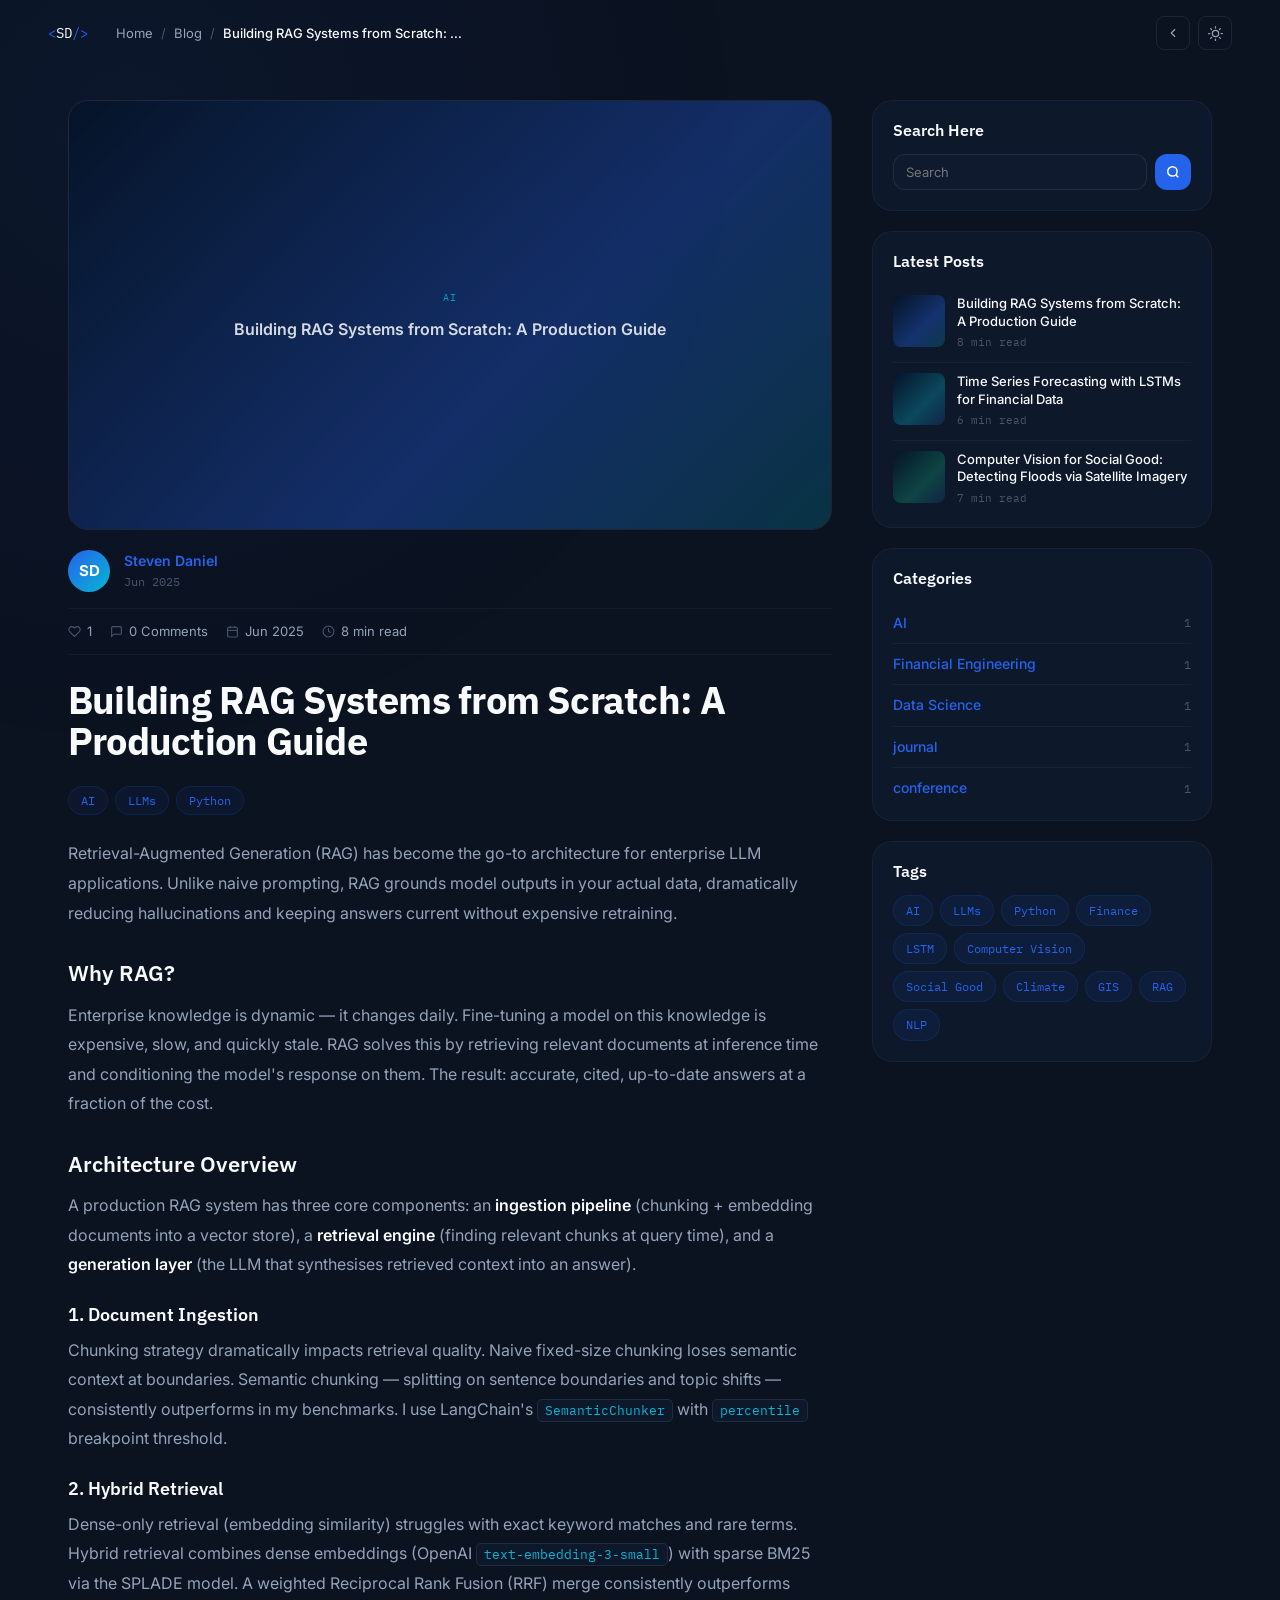
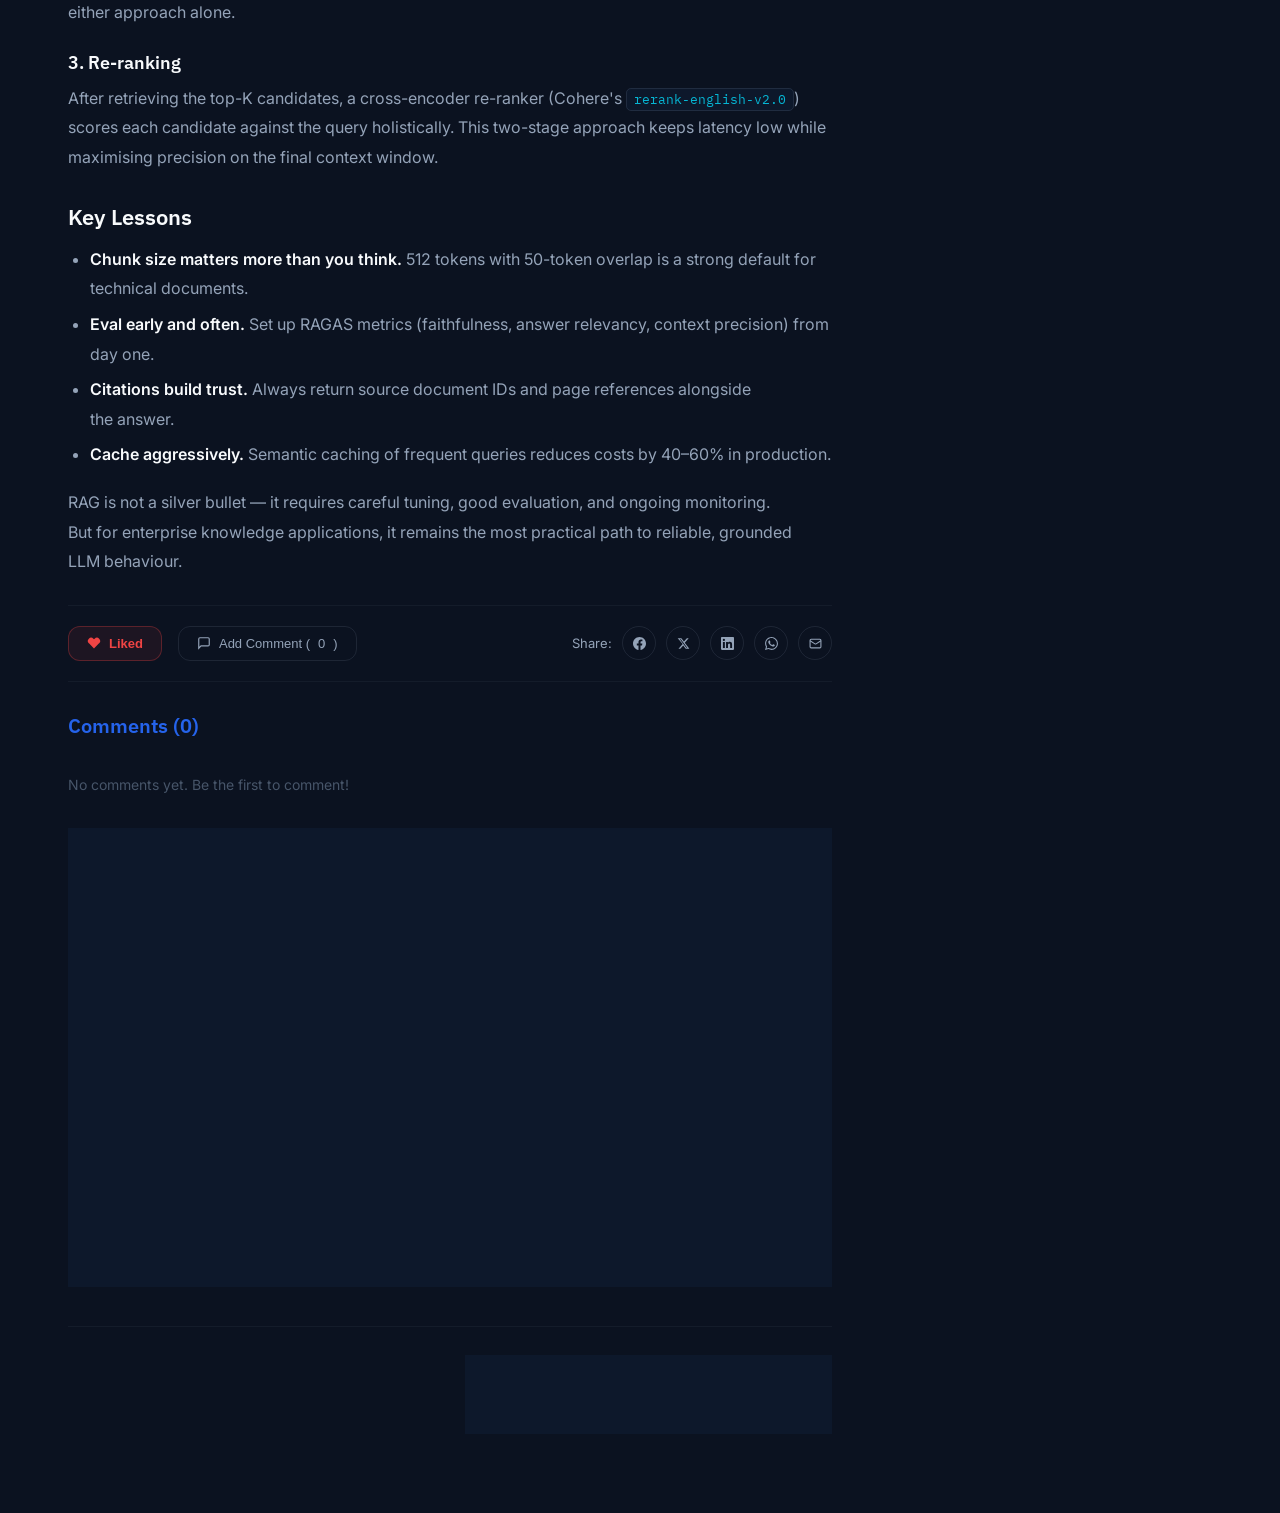
<file: design_handoff_portfolio/Blog Detail.html>
<!DOCTYPE html>
<html lang="en" data-theme="dark">
<head>
<meta charset="UTF-8">
<meta name="viewport" content="width=device-width, initial-scale=1.0">
<title>Blog — Steven Daniel</title>
<link rel="preconnect" href="https://fonts.googleapis.com">
<link href="https://fonts.googleapis.com/css2?family=IBM+Plex+Sans:wght@300;400;500;600;700&family=Inter:wght@300;400;500;600&family=IBM+Plex+Mono:wght@400;500&display=swap" rel="stylesheet">
<style>
*,*::before,*::after{box-sizing:border-box;margin:0;padding:0}
:root{
  --bg:#0B1220;--bg2:#0F1A2E;--card:rgba(15,26,46,.85);
  --b:rgba(148,163,184,.07);--b2:rgba(148,163,184,.14);
  --a:#2563EB;--a2:#06B6D4;--glow:rgba(37,99,235,.18);
  --t1:#F8FAFC;--t2:#94A3B8;--t3:#475569;
  --fh:'IBM Plex Sans',sans-serif;--fb:'Inter',sans-serif;--fm:'IBM Plex Mono',monospace;
  --r:12px;--rl:20px
}
[data-theme="light"]{
  --bg:#F8FAFC;--bg2:#F1F5F9;--card:rgba(255,255,255,.95);
  --b:rgba(15,23,42,.06);--b2:rgba(15,23,42,.12);--glow:rgba(37,99,235,.06);
  --t1:#0F172A;--t2:#475569;--t3:#94A3B8
}
html{scroll-behavior:smooth}
body{background:var(--bg);color:var(--t1);font-family:var(--fb);font-size:16px;line-height:1.6;overflow-x:hidden;transition:background .3s,color .3s;min-height:100vh}
body::before{content:'';position:fixed;inset:0;pointer-events:none;z-index:0;background:radial-gradient(circle at 10% 15%,rgba(37,99,235,.06) 0%,transparent 45%)}
[data-theme="light"] body::before{opacity:.3}
*{position:relative;z-index:1}
a{text-decoration:none;color:inherit}
h1,h2,h3,h4{font-family:var(--fh);font-weight:600;line-height:1.2;color:var(--t1)}

/* NAV */
#nav{position:fixed;top:0;left:0;right:0;z-index:100;border-bottom:1px solid transparent;transition:background .3s,border-color .3s}
#nav.scrolled{background:rgba(11,18,32,.92);backdrop-filter:blur(20px);border-color:var(--b)}
[data-theme="light"] #nav.scrolled{background:rgba(248,250,252,.94)}
.nav-i{display:flex;align-items:center;gap:16px;padding:16px 28px;max-width:1240px;margin:0 auto}
.nav-logo{font-family:var(--fm);font-size:14px;color:var(--t1);white-space:nowrap}
.nav-logo .a{color:var(--a)}
.nav-bread{display:flex;align-items:center;gap:8px;font-size:13px;color:var(--t2);flex:1;margin:0 12px}
.nav-bread a{color:var(--t2);transition:color .2s}.nav-bread a:hover{color:var(--t1)}
.nav-bread .sep{color:var(--t3)}
.nav-acts{display:flex;align-items:center;gap:8px}
.nav-btn{display:flex;align-items:center;justify-content:center;width:34px;height:34px;border-radius:8px;border:1px solid var(--b2);color:var(--t2);background:none;cursor:pointer;transition:border-color .2s,color .2s}
.nav-btn:hover{border-color:var(--a);color:var(--t1)}

/* PAGE LAYOUT */
.blog-page{max-width:1200px;margin:0 auto;padding:100px 28px 80px}
.blog-grid{display:grid;grid-template-columns:1fr 340px;gap:40px;align-items:start}

/* MAIN ARTICLE */
.article-featured-img{width:100%;aspect-ratio:16/9;border-radius:var(--rl);overflow:hidden;margin-bottom:0;border:1px solid var(--b2)}
.article-featured-inner{width:100%;height:100%;display:flex;align-items:center;justify-content:center}

.author-block{display:flex;align-items:center;gap:14px;padding:20px 0 16px}
.author-avatar{width:42px;height:42px;border-radius:50%;background:linear-gradient(135deg,var(--a),var(--a2));display:flex;align-items:center;justify-content:center;font-weight:700;font-size:15px;color:#fff;flex-shrink:0}
.author-name{font-size:14px;font-weight:600;color:var(--a)}
.author-date{font-size:12px;color:var(--t3);font-family:var(--fm)}

.meta-bar{display:flex;align-items:center;gap:18px;padding:12px 0;border-top:1px solid var(--b);border-bottom:1px solid var(--b);margin-bottom:24px;flex-wrap:wrap}
.meta-item{display:flex;align-items:center;gap:6px;font-size:13px;color:var(--t2)}
.meta-item svg{color:var(--t3);flex-shrink:0}
.meta-item.likes{color:var(--t2)}

.article-title{font-size:clamp(24px,3vw,38px);font-weight:700;letter-spacing:-.02em;margin-bottom:24px;line-height:1.1}
.article-body{font-size:16px;color:var(--t2);line-height:1.85;text-wrap:pretty}
.article-body p{margin-bottom:18px}
.article-body h2{font-size:22px;color:var(--t1);margin:32px 0 14px}
.article-body h3{font-size:18px;color:var(--t1);margin:24px 0 10px}
.article-body code{font-family:var(--fm);font-size:13px;background:var(--card);border:1px solid var(--b2);padding:2px 7px;border-radius:5px;color:var(--a2)}
.article-body pre{background:var(--card);border:1px solid var(--b2);border-radius:var(--r);padding:16px;margin:16px 0;overflow-x:auto}
.article-body pre code{border:none;background:none;padding:0}
.article-body ul{padding-left:22px;margin-bottom:18px;color:var(--t2)}
.article-body li{margin-bottom:6px}
.article-body strong{color:var(--t1);font-weight:600}

/* ARTICLE TAGS */
.article-tags{display:flex;flex-wrap:wrap;gap:7px;margin-bottom:24px}
.article-tag{padding:4px 12px;border-radius:100px;font-size:12px;font-family:var(--fm);background:rgba(37,99,235,.07);border:1px solid rgba(37,99,235,.15);color:var(--a)}

/* INTERACTION ROW */
.interact-row{display:flex;align-items:center;gap:16px;padding:20px 0;border-top:1px solid var(--b);border-bottom:1px solid var(--b);margin:28px 0;flex-wrap:wrap}
.btn-like{display:inline-flex;align-items:center;gap:8px;padding:9px 18px;border-radius:var(--r);font-size:13px;font-weight:600;border:1px solid rgba(239,68,68,.3);color:#EF4444;background:rgba(239,68,68,.08);cursor:pointer;transition:background .2s,border-color .2s}
.btn-like.liked{background:rgba(239,68,68,.2);border-color:rgba(239,68,68,.5)}
.btn-like:hover{background:rgba(239,68,68,.18)}
.btn-comment{display:inline-flex;align-items:center;gap:8px;padding:9px 18px;border-radius:var(--r);font-size:13px;font-weight:500;border:1px solid var(--b2);color:var(--t2);background:none;cursor:pointer;transition:border-color .2s,color .2s}
.btn-comment:hover{border-color:var(--a);color:var(--a)}
.share-row{display:flex;align-items:center;gap:10px;margin-left:auto}
.share-lbl{font-size:13px;color:var(--t2)}
.share-btn{width:34px;height:34px;border-radius:50%;border:1px solid var(--b2);background:none;color:var(--t2);display:flex;align-items:center;justify-content:center;cursor:pointer;transition:border-color .2s,color .2s,background .2s}
.share-btn:hover{border-color:var(--a2);color:var(--t1);background:var(--glow)}

/* COMMENTS */
.comments-section{margin-top:32px}
.comments-title{font-size:20px;font-weight:600;color:var(--a);margin-bottom:8px}
.comments-empty{font-size:14px;color:var(--t3);margin-bottom:32px}
.comment-form-card{background:var(--card);border:1px solid var(--b);border-radius:var(--rl);padding:28px;margin-top:24px;backdrop-filter:blur(8px)}
.comment-form-title{font-size:18px;font-weight:600;color:var(--a);margin-bottom:20px}
.cfield{display:flex;flex-direction:column;gap:6px;margin-bottom:16px}
.cfield label{font-size:13px;color:var(--t2);font-weight:500}
.cfield input,.cfield textarea{background:var(--bg2);border:1px solid var(--b2);border-radius:var(--r);padding:11px 14px;color:var(--t1);font-size:14px;font-family:var(--fb);outline:none;transition:border-color .2s;width:100%}
.cfield input:focus,.cfield textarea:focus{border-color:var(--a)}
[data-theme="light"] .cfield input,[data-theme="light"] .cfield textarea{background:rgba(241,245,249,.8)}
.cfield textarea{resize:vertical;min-height:110px}
.btn-submit{padding:11px 24px;border-radius:var(--r);background:var(--a);color:#fff;font-size:14px;font-weight:600;border:none;cursor:pointer;transition:filter .2s,transform .15s}
.btn-submit:hover{filter:brightness(1.1);transform:translateY(-1px)}

.comments-list{display:flex;flex-direction:column;gap:16px;margin-bottom:28px}
.comment-item{background:var(--card);border:1px solid var(--b);border-radius:var(--r);padding:16px 20px;backdrop-filter:blur(8px)}
.comment-header{display:flex;align-items:center;gap:10px;margin-bottom:8px}
.comment-avatar{width:32px;height:32px;border-radius:50%;background:linear-gradient(135deg,var(--a),var(--a2));display:flex;align-items:center;justify-content:center;font-size:12px;font-weight:700;color:#fff;flex-shrink:0}
.comment-name{font-size:13px;font-weight:600}
.comment-time{font-size:11px;color:var(--t3);font-family:var(--fm);margin-left:auto}
.comment-text{font-size:14px;color:var(--t2);line-height:1.65}

/* SIDEBAR */
.blog-sidebar{display:flex;flex-direction:column;gap:20px;position:sticky;top:88px}
.sb-card{background:var(--card);border:1px solid var(--b);border-radius:var(--rl);padding:20px;backdrop-filter:blur(8px)}
.sb-card h4{font-size:16px;font-weight:600;color:var(--t1);margin-bottom:14px;font-family:var(--fh)}
.sb-search{display:flex;gap:8px}
.sb-search input{flex:1;background:var(--bg2);border:1px solid var(--b2);border-radius:var(--r);padding:9px 12px;color:var(--t1);font-size:13px;font-family:var(--fb);outline:none;transition:border-color .2s}
.sb-search input:focus{border-color:var(--a)}
[data-theme="light"] .sb-search input{background:rgba(241,245,249,.8)}
.sb-search button{width:36px;height:36px;border-radius:var(--r);background:var(--a);border:none;color:#fff;display:flex;align-items:center;justify-content:center;cursor:pointer;flex-shrink:0}
.sb-post{display:flex;gap:12px;align-items:flex-start;padding:10px 0;border-bottom:1px solid var(--b);cursor:pointer;transition:background .15s}
.sb-post:last-child{border-bottom:none;padding-bottom:0}
.sb-post:hover .sb-post-title{color:var(--a)}
.sb-post-img{width:52px;height:52px;border-radius:8px;flex-shrink:0;overflow:hidden}
.sb-post-title{font-size:13px;font-weight:500;line-height:1.35;margin-bottom:4px;transition:color .2s}
.sb-post-meta{font-size:11px;color:var(--t3);font-family:var(--fm)}
.sb-cat{display:flex;align-items:center;justify-content:space-between;padding:9px 0;border-bottom:1px solid var(--b);cursor:pointer;transition:color .2s}
.sb-cat:last-child{border-bottom:none;padding-bottom:0}
.sb-cat:hover{color:var(--a)}
.sb-cat-name{font-size:14px;color:var(--a);font-weight:500}
.sb-cat-count{font-size:12px;color:var(--t3);font-family:var(--fm)}
.sb-tags{display:flex;flex-wrap:wrap;gap:7px}
.sb-tag{padding:5px 12px;border-radius:100px;font-size:12px;font-family:var(--fm);background:rgba(37,99,235,.07);border:1px solid rgba(37,99,235,.15);color:var(--a);cursor:pointer;transition:background .2s}
.sb-tag:hover{background:rgba(37,99,235,.15)}

/* PUBLICATION TYPE BADGE */
.pub-type-pill{display:inline-flex;align-items:center;gap:6px;padding:5px 13px;border-radius:100px;font-size:12px;font-family:var(--fm);font-weight:600;margin-bottom:14px}
.pub-type-pill.journal{background:rgba(37,99,235,.1);color:var(--a);border:1px solid rgba(37,99,235,.2)}
.pub-type-pill.conference{background:rgba(6,182,212,.1);color:var(--a2);border:1px solid rgba(6,182,212,.2)}
.pub-type-pill.thesis{background:rgba(139,92,246,.1);color:#8B5CF6;border:1px solid rgba(139,92,246,.2)}
.pub-type-pill.note{background:rgba(16,185,129,.1);color:#10B981;border:1px solid rgba(16,185,129,.2)}

/* PREV/NEXT */
.pnav{display:flex;justify-content:space-between;gap:16px;padding:28px 0 0;border-top:1px solid var(--b);margin-top:40px}
.pnav-btn{display:flex;align-items:center;gap:12px;padding:12px 18px;border-radius:var(--r);border:1px solid var(--b);background:var(--card);backdrop-filter:blur(8px);color:var(--t1);cursor:pointer;transition:border-color .2s,transform .2s;text-decoration:none;max-width:48%}
.pnav-btn:hover{border-color:var(--a);transform:translateY(-2px)}
.pnav-lbl{display:block;font-size:11px;color:var(--t3);font-family:var(--fm);margin-bottom:2px}
.pnav-title{font-size:12px;font-weight:500;line-height:1.35;display:block}

/* MOBILE */
@media(max-width:900px){.blog-grid{grid-template-columns:1fr}.blog-sidebar{position:static}}
@media(max-width:768px){
  .blog-page{padding:88px 20px 60px}
  .share-row{margin-left:0;margin-top:8px}
  .interact-row{flex-direction:column;align-items:flex-start}
  .nav-bread{display:none}
}
</style>
</head>
<body>

<nav id="nav">
  <div class="nav-i">
    <a class="nav-logo" href="Portfolio v2.html"><span class="a">&lt;</span>SD<span class="a">/&gt;</span></a>
    <div class="nav-bread">
      <a href="Portfolio v2.html">Home</a>
      <span class="sep">/</span>
      <a href="Portfolio v2.html#blog">Blog</a>
      <span class="sep">/</span>
      <span style="color:var(--t1);font-weight:500" id="bread-title">Article</span>
    </div>
    <div class="nav-acts">
      <a href="Portfolio v2.html" class="nav-btn" title="Back to Portfolio">
        <svg width="14" height="14" viewBox="0 0 24 24" fill="none" stroke="currentColor" stroke-width="2" stroke-linecap="round" stroke-linejoin="round"><polyline points="15 18 9 12 15 6"/></svg>
      </a>
      <button class="nav-btn" id="theme-btn" aria-label="Toggle theme"></button>
    </div>
  </div>
</nav>

<div class="blog-page">
  <div class="blog-grid">

    <!-- MAIN ARTICLE -->
    <article>
      <div class="article-featured-img"><div class="article-featured-inner" id="feat-img"></div></div>
      <div class="author-block">
        <div class="author-avatar" id="author-av">SD</div>
        <div>
          <div class="author-name">Steven Daniel</div>
          <div class="author-date" id="author-date">Jun 2025</div>
        </div>
      </div>
      <div class="meta-bar">
        <div class="meta-item likes" id="meta-likes">
          <svg width="13" height="13" viewBox="0 0 24 24" fill="none" stroke="currentColor" stroke-width="2"><path d="M20.84 4.61a5.5 5.5 0 0 0-7.78 0L12 5.67l-1.06-1.06a5.5 5.5 0 0 0-7.78 7.78l1.06 1.06L12 21.23l7.78-7.78 1.06-1.06a5.5 5.5 0 0 0 0-7.78z"/></svg>
          1
        </div>
        <div class="meta-item">
          <svg width="13" height="13" viewBox="0 0 24 24" fill="none" stroke="currentColor" stroke-width="2"><path d="M21 15a2 2 0 0 1-2 2H7l-4 4V5a2 2 0 0 1 2-2h14a2 2 0 0 1 2 2z"/></svg>
          <span id="meta-comments">0 Comments</span>
        </div>
        <div class="meta-item">
          <svg width="13" height="13" viewBox="0 0 24 24" fill="none" stroke="currentColor" stroke-width="2"><rect x="3" y="4" width="18" height="18" rx="2"/><line x1="16" y1="2" x2="16" y2="6"/><line x1="8" y1="2" x2="8" y2="6"/><line x1="3" y1="10" x2="21" y2="10"/></svg>
          <span id="meta-date">Jun 2025</span>
        </div>
        <div class="meta-item">
          <svg width="13" height="13" viewBox="0 0 24 24" fill="none" stroke="currentColor" stroke-width="2"><circle cx="12" cy="12" r="10"/><polyline points="12 6 12 12 16 14"/></svg>
          <span id="meta-time">8 min read</span>
        </div>
      </div>
      <div id="pub-badge"></div>
      <h1 class="article-title" id="article-title">Article Title</h1>
      <div class="article-tags" id="article-tags"></div>
      <div class="article-body" id="article-body"></div>

      <!-- INTERACT -->
      <div class="interact-row">
        <button class="btn-like" id="like-btn" onclick="toggleLike()">
          <svg width="14" height="14" viewBox="0 0 24 24" fill="currentColor" stroke="none"><path d="M20.84 4.61a5.5 5.5 0 0 0-7.78 0L12 5.67l-1.06-1.06a5.5 5.5 0 0 0-7.78 7.78l1.06 1.06L12 21.23l7.78-7.78 1.06-1.06a5.5 5.5 0 0 0 0-7.78z"/></svg>
          <span id="like-text">Liked</span>
        </button>
        <button class="btn-comment" onclick="document.getElementById('comment-form').scrollIntoView()">
          <svg width="14" height="14" viewBox="0 0 24 24" fill="none" stroke="currentColor" stroke-width="2"><path d="M21 15a2 2 0 0 1-2 2H7l-4 4V5a2 2 0 0 1 2-2h14a2 2 0 0 1 2 2z"/></svg>
          Add Comment (<span id="comment-count">0</span>)
        </button>
        <div class="share-row">
          <span class="share-lbl">Share:</span>
          <button class="share-btn" title="Facebook" onclick="shareToFacebook()">
            <svg width="13" height="13" viewBox="0 0 24 24" fill="currentColor"><path d="M24 12.073c0-6.627-5.373-12-12-12s-12 5.373-12 12c0 5.99 4.388 10.954 10.125 11.854v-8.385H7.078v-3.47h3.047V9.43c0-3.007 1.792-4.669 4.533-4.669 1.312 0 2.686.235 2.686.235v2.953H15.83c-1.491 0-1.956.925-1.956 1.874v2.25h3.328l-.532 3.47h-2.796v8.385C19.612 23.027 24 18.062 24 12.073z"/></svg>
          </button>
          <button class="share-btn" title="X / Twitter" onclick="shareToTwitter()">
            <svg width="13" height="13" viewBox="0 0 24 24" fill="currentColor"><path d="M18.244 2.25h3.308l-7.227 8.26 8.502 11.24H16.17l-4.714-6.231-5.401 6.231H2.744l7.73-8.835L1.254 2.25H8.08l4.713 6.231zm-1.161 17.52h1.833L7.084 4.126H5.117z"/></svg>
          </button>
          <button class="share-btn" title="LinkedIn" onclick="shareToLinkedIn()">
            <svg width="13" height="13" viewBox="0 0 24 24" fill="currentColor"><path d="M20.447 20.452h-3.554v-5.569c0-1.328-.027-3.037-1.852-3.037-1.853 0-2.136 1.445-2.136 2.939v5.667H9.351V9h3.414v1.561h.046c.477-.9 1.637-1.85 3.37-1.85 3.601 0 4.267 2.37 4.267 5.455v6.286zM5.337 7.433a2.062 2.062 0 0 1-2.063-2.065 2.064 2.064 0 1 1 2.063 2.065zm1.782 13.019H3.555V9h3.564v11.452zM22.225 0H1.771C.792 0 0 .774 0 1.729v20.542C0 23.227.792 24 1.771 24h20.451C23.2 24 24 23.227 24 22.271V1.729C24 .774 23.2 0 22.222 0h.003z"/></svg>
          </button>
          <button class="share-btn" title="WhatsApp" onclick="shareToWhatsApp()">
            <svg width="13" height="13" viewBox="0 0 24 24" fill="currentColor"><path d="M17.472 14.382c-.297-.149-1.758-.867-2.03-.967-.273-.099-.471-.148-.67.15-.197.297-.767.966-.94 1.164-.173.199-.347.223-.644.075-.297-.15-1.255-.463-2.39-1.475-.883-.788-1.48-1.761-1.653-2.059-.173-.297-.018-.458.13-.606.134-.133.298-.347.446-.52.149-.174.198-.298.298-.497.099-.198.05-.371-.025-.52-.075-.149-.669-1.612-.916-2.207-.242-.579-.487-.5-.669-.51-.173-.008-.371-.01-.57-.01-.198 0-.52.074-.792.372-.272.297-1.04 1.016-1.04 2.479 0 1.462 1.065 2.875 1.213 3.074.149.198 2.096 3.2 5.077 4.487.709.306 1.262.489 1.694.625.712.227 1.36.195 1.871.118.571-.085 1.758-.719 2.006-1.413.248-.694.248-1.289.173-1.413-.074-.124-.272-.198-.57-.347m-5.421 7.403h-.004a9.87 9.87 0 0 1-5.031-1.378l-.361-.214-3.741.982.998-3.648-.235-.374a9.86 9.86 0 0 1-1.51-5.26c.001-5.45 4.436-9.884 9.888-9.884 2.64 0 5.122 1.03 6.988 2.898a9.825 9.825 0 0 1 2.893 6.994c-.003 5.45-4.437 9.884-9.885 9.884m8.413-18.297A11.815 11.815 0 0 0 12.05 0C5.495 0 .16 5.335.157 11.892c0 2.096.547 4.142 1.588 5.945L.057 24l6.305-1.654a11.882 11.882 0 0 0 5.683 1.448h.005c6.554 0 11.89-5.335 11.893-11.893a11.821 11.821 0 0 0-3.48-8.413z"/></svg>
          </button>
          <button class="share-btn" title="Email" onclick="shareByEmail()">
            <svg width="13" height="13" viewBox="0 0 24 24" fill="none" stroke="currentColor" stroke-width="2"><rect x="2" y="4" width="20" height="16" rx="2"/><path d="m22 7-8.97 5.7a1.94 1.94 0 0 1-2.06 0L2 7"/></svg>
          </button>
        </div>
      </div>

      <!-- COMMENTS -->
      <div class="comments-section">
        <h3 class="comments-title" id="comments-heading">Comments (0)</h3>
        <div class="comments-list" id="comments-list"></div>
        <p class="comments-empty" id="comments-empty">No comments yet. Be the first to comment!</p>
      </div>

      <!-- COMMENT FORM -->
      <div class="comment-form-card" id="comment-form">
        <h3 class="comment-form-title">Add A Comment</h3>
        <div class="cfield"><label>Name *</label><input type="text" id="cf-name" placeholder="Enter your name"></div>
        <div class="cfield"><label>Email (optional)</label><input type="email" id="cf-email" placeholder="Enter your email"></div>
        <div class="cfield"><label>Comment *</label><textarea id="cf-msg" placeholder="Enter your comment..."></textarea></div>
        <button class="btn-submit" onclick="submitComment()">Submit Comment</button>
      </div>

      <!-- PREV / NEXT -->
      <div class="pnav" id="pnav"></div>
    </article>

    <!-- SIDEBAR -->
    <aside class="blog-sidebar">
      <div class="sb-card">
        <h4>Search Here</h4>
        <div class="sb-search">
          <input type="text" placeholder="Search" id="sb-search-inp" onkeydown="if(event.key==='Enter')doSearch()">
          <button onclick="doSearch()"><svg width="14" height="14" viewBox="0 0 24 24" fill="none" stroke="currentColor" stroke-width="2.5"><circle cx="11" cy="11" r="8"/><path d="m21 21-4.35-4.35"/></svg></button>
        </div>
      </div>
      <div class="sb-card">
        <h4>Latest Posts</h4>
        <div id="sb-latest"></div>
      </div>
      <div class="sb-card">
        <h4>Categories</h4>
        <div id="sb-cats"></div>
      </div>
      <div class="sb-card">
        <h4>Tags</h4>
        <div class="sb-tags" id="sb-tags"></div>
      </div>
    </aside>

  </div>
</div>

<script>
// ── THEME ────────────────────────────────────────────────────────────
(function(){
  const btn=document.getElementById('theme-btn');
  const html=document.documentElement;
  html.dataset.theme=localStorage.getItem('pf-theme')||'dark';
  upd();
  btn.addEventListener('click',()=>{const n=html.dataset.theme==='dark'?'light':'dark';html.dataset.theme=n;localStorage.setItem('pf-theme',n);upd();});
  function upd(){btn.innerHTML=html.dataset.theme==='dark'
    ?'<svg width="15" height="15" viewBox="0 0 24 24" fill="none" stroke="currentColor" stroke-width="2" stroke-linecap="round" stroke-linejoin="round"><circle cx="12" cy="12" r="5"/><path d="M12 1v2M12 21v2M4.22 4.22l1.42 1.42M18.36 18.36l1.42 1.42M1 12h2M21 12h2M4.22 19.78l1.42-1.42M18.36 5.64l1.42-1.42"/></svg>'
    :'<svg width="15" height="15" viewBox="0 0 24 24" fill="none" stroke="currentColor" stroke-width="2" stroke-linecap="round" stroke-linejoin="round"><path d="M21 12.79A9 9 0 1 1 11.21 3 7 7 0 0 0 21 12.79z"/></svg>';}
})();
window.addEventListener('scroll',()=>document.getElementById('nav').classList.toggle('scrolled',scrollY>40));

// ── DATA ─────────────────────────────────────────────────────────────
const BLOGS=[
  {id:1,type:'blog',title:'Building RAG Systems from Scratch: A Production Guide',category:'AI',tags:['AI','LLMs','Python'],date:'Jun 2025',readTime:'8 min read',
   gradient:'linear-gradient(135deg,#061428 0%,rgba(37,99,235,.35) 60%,rgba(6,182,212,.2) 100%)',
   content:`<p>Retrieval-Augmented Generation (RAG) has become the go-to architecture for enterprise LLM applications. Unlike naive prompting, RAG grounds model outputs in your actual data, dramatically reducing hallucinations and keeping answers current without expensive retraining.</p>
<h2>Why RAG?</h2>
<p>Enterprise knowledge is dynamic — it changes daily. Fine-tuning a model on this knowledge is expensive, slow, and quickly stale. RAG solves this by retrieving relevant documents at inference time and conditioning the model's response on them. The result: accurate, cited, up-to-date answers at a fraction of the cost.</p>
<h2>Architecture Overview</h2>
<p>A production RAG system has three core components: an <strong>ingestion pipeline</strong> (chunking + embedding documents into a vector store), a <strong>retrieval engine</strong> (finding relevant chunks at query time), and a <strong>generation layer</strong> (the LLM that synthesises retrieved context into an answer).</p>
<h3>1. Document Ingestion</h3>
<p>Chunking strategy dramatically impacts retrieval quality. Naive fixed-size chunking loses semantic context at boundaries. Semantic chunking — splitting on sentence boundaries and topic shifts — consistently outperforms in my benchmarks. I use LangChain's <code>SemanticChunker</code> with <code>percentile</code> breakpoint threshold.</p>
<h3>2. Hybrid Retrieval</h3>
<p>Dense-only retrieval (embedding similarity) struggles with exact keyword matches and rare terms. Hybrid retrieval combines dense embeddings (OpenAI <code>text-embedding-3-small</code>) with sparse BM25 via the SPLADE model. A weighted Reciprocal Rank Fusion (RRF) merge consistently outperforms either approach alone.</p>
<h3>3. Re-ranking</h3>
<p>After retrieving the top-K candidates, a cross-encoder re-ranker (Cohere's <code>rerank-english-v2.0</code>) scores each candidate against the query holistically. This two-stage approach keeps latency low while maximising precision on the final context window.</p>
<h2>Key Lessons</h2>
<ul>
<li><strong>Chunk size matters more than you think.</strong> 512 tokens with 50-token overlap is a strong default for technical documents.</li>
<li><strong>Eval early and often.</strong> Set up RAGAS metrics (faithfulness, answer relevancy, context precision) from day one.</li>
<li><strong>Citations build trust.</strong> Always return source document IDs and page references alongside the answer.</li>
<li><strong>Cache aggressively.</strong> Semantic caching of frequent queries reduces costs by 40–60% in production.</li>
</ul>
<p>RAG is not a silver bullet — it requires careful tuning, good evaluation, and ongoing monitoring. But for enterprise knowledge applications, it remains the most practical path to reliable, grounded LLM behaviour.</p>`},
  {id:2,type:'blog',title:'Time Series Forecasting with LSTMs for Financial Data',category:'Financial Engineering',tags:['Finance','LSTM','Python'],date:'May 2025',readTime:'6 min read',
   gradient:'linear-gradient(135deg,#061428 0%,rgba(6,182,212,.3) 60%,rgba(37,99,235,.15) 100%)',
   content:`<p>Financial time series present unique challenges: non-stationarity, fat tails, and regime changes that confound traditional statistical models. LSTMs, with their ability to capture long-range dependencies through gated memory cells, offer a powerful alternative — but only if you respect the specific quirks of financial data.</p>
<h2>The Problem with Standard Approaches</h2>
<p>ARIMA and its variants assume stationarity and linear relationships. Real financial data is neither. Volatility clusters, mean-reversion in some regimes but trending in others, and macro events create structural breaks that a fixed-parameter model cannot handle. LSTMs, being non-parametric sequence models, can theoretically adapt — but naïve application leads to overfit models that look great in-sample and fail completely out-of-sample.</p>
<h2>Data Preprocessing is Everything</h2>
<p>Before even thinking about the architecture, the preprocessing pipeline determines everything. I use <strong>log returns</strong> rather than prices (which are non-stationary), <strong>rolling z-score normalisation</strong> (window size 252 trading days) to handle regime changes, and <strong>feature engineering</strong> that includes: RSI(14), MACD signal line, rolling volatility, order book imbalance, and macro indicators like VIX.</p>
<h3>Avoiding Lookahead Bias</h3>
<p>The most common mistake in financial ML is lookahead bias — accidentally including future information in your features. All preprocessing transformations must use only data available at prediction time. I use a strict <code>TimeSeriesSplit</code> with a purge gap of 5 days between train and validation folds.</p>
<h2>Architecture and Training</h2>
<p>A two-layer LSTM (128 → 64 units) with dropout (p=0.3) and a linear output head performs well across multiple asset classes in my experiments. Key training details: sequence length of 60 bars, batch size of 32, AdamW optimiser with weight decay 1e-4, and cosine annealing with warm restarts.</p>
<h2>Backtesting Properly</h2>
<p>Walk-forward optimisation is non-negotiable. I retrain the model monthly on an expanding window, evaluate on the next month out-of-sample, and aggregate performance across all folds. Sharpe ratio > 1.2 with max drawdown < 15% is my acceptance threshold before any live consideration.</p>
<p>LSTMs are not the final word in financial forecasting — Transformers and state-space models show promise — but they remain practical, well-understood, and effective when applied rigorously.</p>`},
  {id:3,type:'blog',title:'Computer Vision for Social Good: Detecting Floods via Satellite Imagery',category:'Data Science',tags:['Computer Vision','Social Good','Python'],date:'Apr 2025',readTime:'7 min read',
   gradient:'linear-gradient(135deg,#061428 0%,rgba(16,185,129,.28) 60%,rgba(37,99,235,.15) 100%)',
   content:`<p>When I started working on flood detection for West African communities, I quickly realised that the challenge wasn't purely technical — it was about building something that could actually be deployed and trusted by communities with limited connectivity, digital literacy barriers, and deep scepticism of technology that has repeatedly overpromised.</p>
<h2>The Problem</h2>
<p>West Africa experiences severe seasonal flooding that displaces millions annually. Existing early warning systems are either too coarse (global satellite products at 500m resolution are useless for village-level decisions) or require connectivity and expertise that vulnerable communities don't have. We needed a local, offline-capable, community-trusted solution.</p>
<h2>Data Sources</h2>
<p>I combined three data sources: <strong>Sentinel-1 SAR imagery</strong> (cloud-penetrating, critical during rainy seasons when optical satellites are blind), <strong>Sentinel-2 multispectral imagery</strong> (12-band optical, useful in clear conditions), and <strong>historical flood polygon datasets</strong> from the Copernicus Emergency Management Service as ground truth labels.</p>
<h3>Preprocessing SAR Data</h3>
<p>SAR data requires careful preprocessing: orbit file application, thermal noise removal, radiometric calibration, terrain correction, and speckle filtering (Lee filter, 5×5 window). I use the ESA SNAP Toolbox via <code>snappy</code> Python bindings for this pipeline.</p>
<h2>The Model</h2>
<p>A modified U-Net with a ResNet34 encoder (pretrained on ImageNet) achieves 89% pixel-level IoU on the test set. Key modifications: attention gates to suppress false positives from urban water bodies, and a temporal consistency loss term that penalises predictions that contradict the previous timestep by more than a physically plausible amount.</p>
<h2>Deployment Constraints</h2>
<p>The hardest part was deployment. I quantised the model to INT8 using TensorFlow Lite, reducing model size from 84MB to 21MB. This runs inference in under 3 seconds on a Raspberry Pi 4 with 4GB RAM — enabling a solar-powered offline edge device that community leaders can operate without internet access.</p>
<p>Technology for social good is not just about building the best model. It's about understanding the human system the technology sits within, and designing for that system first.</p>`}
];

const PUBS=[
  {id:1,type:'pub',pubType:'journal',title:'AI-Driven Flood Risk Assessment for Sub-Saharan African Communities',tags:['AI','Climate','GIS'],date:'2025',readTime:'15 min read',
   gradient:'linear-gradient(135deg,#061428 0%,rgba(37,99,235,.3) 60%,rgba(16,185,129,.15) 100%)',
   content:`<p>This paper presents a novel framework for flood risk assessment in Sub-Saharan Africa using ensemble machine learning models trained on multi-source remote sensing data and historical flood records. We demonstrate 89% prediction accuracy with 48-hour advance warning capability across 12 pilot communities in Sierra Leone.</p>
<h2>Abstract</h2>
<p>Flooding represents one of the most destructive natural hazards facing Sub-Saharan Africa, displacing millions annually. Existing global early warning systems lack the spatial resolution and local calibration required for community-level decision-making. This work addresses that gap through a locally-calibrated, multi-model ensemble approach combining LSTM temporal networks with geospatial Random Forest classifiers.</p>
<h2>Methodology</h2>
<p>We collected Sentinel-1 SAR imagery, weather station data from 23 monitoring stations, and historical flood polygon data spanning 2010–2024. The ensemble combines LSTM networks (sequence length 72 hours) for temporal pattern detection with a Random Forest spatial risk model trained on DEM-derived features, soil moisture indices, and land cover classification.</p>
<h2>Results</h2>
<p>The proposed system achieves 89.2% prediction accuracy (F1=0.87) with a 48-hour prediction horizon. False positive rate is 8.3%, acceptable for humanitarian early warning where the cost of missed warnings vastly exceeds the cost of unnecessary evacuations. Community trials in 12 villages showed 94% message delivery via SMS integration.</p>
<h2>Conclusion</h2>
<p>This work demonstrates that locally-calibrated ML ensembles can achieve operational flood prediction accuracy in data-sparse African contexts. Future work will extend to 72-hour prediction horizons and integrate real-time social media signals as auxiliary flood indicators.</p>`},
  {id:2,type:'pub',pubType:'conference',title:'RAG Architectures for Domain-Specific Knowledge Management in Low-Resource Settings',tags:['LLMs','RAG','NLP'],date:'ICML 2025',readTime:'12 min read',
   gradient:'linear-gradient(135deg,#061428 0%,rgba(6,182,212,.3) 60%,rgba(37,99,235,.15) 100%)',
   content:`<p>This paper investigates the performance of retrieval-augmented generation (RAG) architectures under low-resource constraints typical of developing-world deployments, where compute budgets, connectivity, and data availability are significantly restricted compared to standard benchmarks.</p>
<h2>Abstract</h2>
<p>RAG has emerged as the dominant paradigm for grounding LLM outputs in organisational knowledge. However, most published work assumes high-resource settings: powerful embedding models, large vector stores, and reliable high-bandwidth connectivity. We study RAG performance degradation under realistic low-resource constraints and propose architectural adaptations that recover 85% of high-resource performance at 20% of the compute cost.</p>
<h2>Key Contributions</h2>
<p>We introduce Sparse-Dense Hybrid RAG (SDH-RAG), combining TF-IDF sparse retrieval with a compact 384-dimensional dense embedding model (BAAI/bge-small-en-v1.5, 134M parameters). This combination achieves comparable recall to full-scale dense retrieval while reducing memory requirements by 74% and retrieval latency by 68%.</p>
<p>We also propose a caching strategy — Semantic Query Caching — that stores LLM responses to semantically similar queries, reducing repeated LLM calls by 43% in enterprise settings with predictable query distributions.</p>`}
];

const ALL=[...BLOGS,...PUBS];
let liked=false,comments=[],curItem=null;

function getParam(k){return new URLSearchParams(location.search).get(k);}

function render(item){
  curItem=item;
  document.title=item.title+' — Steven Daniel';
  const shortTitle=item.title.length>35?item.title.slice(0,35)+'…':item.title;
  document.getElementById('bread-title').textContent=shortTitle;

  // Featured image
  document.getElementById('feat-img').style.background=item.gradient;
  document.getElementById('feat-img').innerHTML=`
    <div style="text-align:center;padding:32px">
      <div style="font-family:var(--fm);font-size:10px;letter-spacing:.1em;text-transform:uppercase;color:rgba(6,182,212,.8);margin-bottom:12px">${item.category||item.pubType}</div>
      <div style="font-size:16px;font-weight:600;color:rgba(248,250,252,.85);line-height:1.4;max-width:500px;margin:0 auto">${item.title}</div>
    </div>`;

  // Author
  document.getElementById('author-date').textContent=item.date;
  document.getElementById('meta-date').textContent=item.date;
  document.getElementById('meta-time').textContent=item.readTime;

  // Publication type badge
  if(item.type==='pub'){
    const cls=item.pubType||'note';
    const labels={journal:'Journal',conference:'Conference',thesis:'Thesis',note:'Research Note'};
    document.getElementById('pub-badge').innerHTML=`<div class="pub-type-pill ${cls}"><svg width="12" height="12" viewBox="0 0 24 24" fill="none" stroke="currentColor" stroke-width="2"><path d="M4 19.5A2.5 2.5 0 0 1 6.5 17H20"/><path d="M6.5 2H20v20H6.5A2.5 2.5 0 0 1 4 19.5v-15A2.5 2.5 0 0 1 6.5 2z"/></svg>${labels[cls]}</div>`;
    document.getElementById('bread-title').parentElement.previousElementSibling.textContent='Publications';
  } else {
    document.getElementById('pub-badge').innerHTML='';
  }

  document.getElementById('article-title').textContent=item.title;
  document.getElementById('article-tags').innerHTML=(item.tags||[]).map(t=>`<span class="article-tag">${t}</span>`).join('');
  document.getElementById('article-body').innerHTML=item.content;

  // Nav
  const list=item.type==='pub'?PUBS:BLOGS;
  const idx=list.findIndex(x=>x.id===item.id);
  const prev=list[idx-1],next=list[idx+1];
  const suffix=item.type==='pub'?'type=pub&':'';
  document.getElementById('pnav').innerHTML=`
    ${prev?`<a class="pnav-btn" href="Blog Detail.html?${suffix}id=${prev.id}"><svg width="14" height="14" viewBox="0 0 24 24" fill="none" stroke="currentColor" stroke-width="2"><polyline points="15 18 9 12 15 6"/></svg><div><span class="pnav-lbl">Previous</span><span class="pnav-title">${prev.title}</span></div></a>`:'<div></div>'}
    ${next?`<a class="pnav-btn" href="Blog Detail.html?${suffix}id=${next.id}" style="text-align:right"><div><span class="pnav-lbl">Next</span><span class="pnav-title">${next.title}</span></div><svg width="14" height="14" viewBox="0 0 24 24" fill="none" stroke="currentColor" stroke-width="2"><polyline points="9 18 15 12 9 6"/></svg></a>`:'<div></div>'}`;

  renderSidebar(item);
}

function renderSidebar(active){
  // Latest posts (from BLOGS)
  document.getElementById('sb-latest').innerHTML=BLOGS.slice(0,3).map(p=>`
    <div class="sb-post" onclick="location.href='Blog Detail.html?id=${p.id}'">
      <div class="sb-post-img" style="background:${p.gradient}"></div>
      <div><div class="sb-post-title">${p.title}</div><div class="sb-post-meta">${p.readTime}</div></div>
    </div>`).join('');

  // Categories
  const cats=[...new Set([...BLOGS,...PUBS].map(p=>p.category||p.pubType))].filter(Boolean);
  document.getElementById('sb-cats').innerHTML=cats.map(c=>`
    <div class="sb-cat"><span class="sb-cat-name">${c}</span><span class="sb-cat-count">${[...BLOGS,...PUBS].filter(p=>(p.category||p.pubType)===c).length}</span></div>`).join('');

  // Tags
  const tags=[...new Set([...BLOGS,...PUBS].flatMap(p=>p.tags||[]))];
  document.getElementById('sb-tags').innerHTML=tags.map(t=>`<span class="sb-tag">${t}</span>`).join('');
}

// ── LIKE ────────────────────────────────────────────────────────────
function toggleLike(){
  liked=!liked;
  const btn=document.getElementById('like-btn');
  const txt=document.getElementById('like-text');
  btn.classList.toggle('liked',liked);
  txt.textContent=liked?'Liked':'Like';
}

// ── COMMENTS ────────────────────────────────────────────────────────
function submitComment(){
  const name=document.getElementById('cf-name').value.trim();
  const msg=document.getElementById('cf-msg').value.trim();
  if(!name||!msg){alert('Please fill in your name and comment.');return;}
  const now=new Date().toLocaleDateString('en-GB',{day:'numeric',month:'short',year:'numeric'});
  comments.push({name,msg,date:now,initials:name.split(' ').map(w=>w[0]).join('').toUpperCase().slice(0,2)});
  document.getElementById('cf-name').value='';
  document.getElementById('cf-email').value='';
  document.getElementById('cf-msg').value='';
  renderComments();
}
function renderComments(){
  const empty=document.getElementById('comments-empty');
  const list=document.getElementById('comments-list');
  const count=document.getElementById('comment-count');
  const heading=document.getElementById('comments-heading');
  count.textContent=comments.length;
  heading.textContent=`Comments (${comments.length})`;
  if(comments.length===0){empty.style.display='block';list.innerHTML='';return;}
  empty.style.display='none';
  list.innerHTML=comments.map(c=>`
    <div class="comment-item">
      <div class="comment-header">
        <div class="comment-avatar">${c.initials}</div>
        <div class="comment-name">${c.name}</div>
        <div class="comment-time">${c.date}</div>
      </div>
      <div class="comment-text">${c.msg}</div>
    </div>`).join('');
}

// ── SHARE ────────────────────────────────────────────────────────────
function shareToFacebook(){window.open('https://www.facebook.com/sharer/sharer.php?u='+encodeURIComponent(location.href),'_blank');}
function shareToTwitter(){window.open('https://twitter.com/intent/tweet?text='+encodeURIComponent(curItem?.title||'')+' by @realstevend&url='+encodeURIComponent(location.href),'_blank');}
function shareToLinkedIn(){window.open('https://www.linkedin.com/sharing/share-offsite/?url='+encodeURIComponent(location.href),'_blank');}
function shareToWhatsApp(){window.open('https://wa.me/?text='+encodeURIComponent((curItem?.title||'')+' '+location.href),'_blank');}
function shareByEmail(){location.href='mailto:?subject='+encodeURIComponent(curItem?.title||'')+'&body='+encodeURIComponent('Check this out: '+location.href);}

// ── SEARCH ──────────────────────────────────────────────────────────
function doSearch(){
  const q=document.getElementById('sb-search-inp').value.trim().toLowerCase();
  if(!q) return;
  const found=BLOGS.find(p=>p.title.toLowerCase().includes(q));
  if(found) location.href='Blog Detail.html?id='+found.id;
}

// ── INIT ─────────────────────────────────────────────────────────────
const isPub=getParam('type')==='pub';
const id=parseInt(getParam('id'))||1;
const item=isPub?(PUBS.find(p=>p.id===id)||PUBS[0]):(BLOGS.find(p=>p.id===id)||BLOGS[0]);
render(item);
renderComments();
</script>
</body>
</html>
</file>
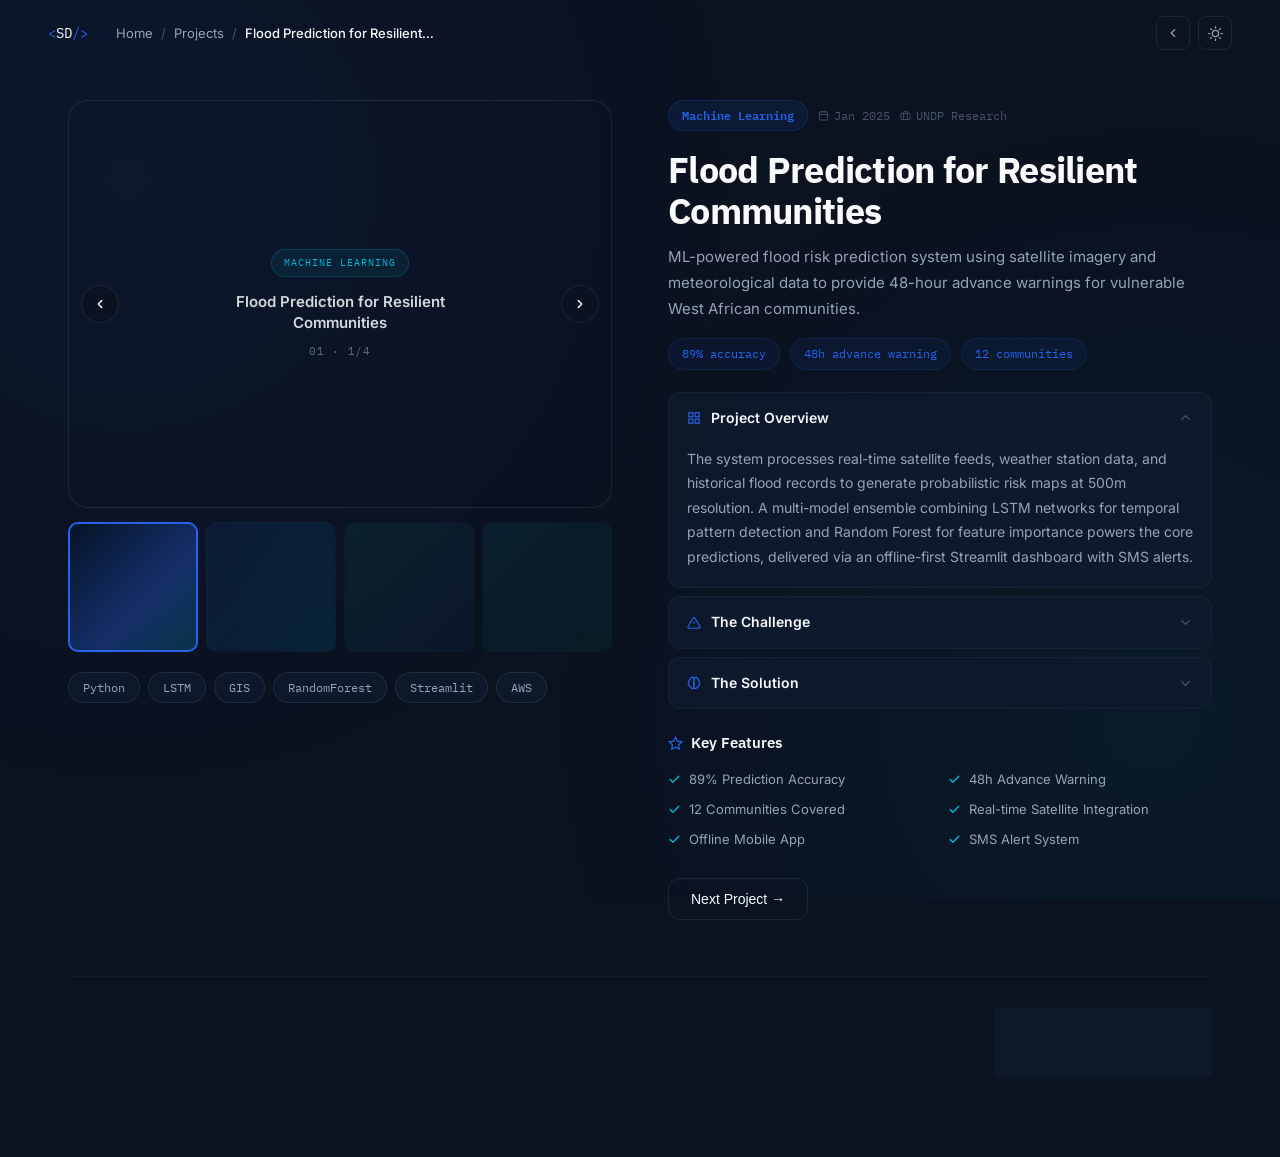
<file: design_handoff_portfolio/Project Detail.html>
<!DOCTYPE html>
<html lang="en" data-theme="dark">
<head>
<meta charset="UTF-8">
<meta name="viewport" content="width=device-width, initial-scale=1.0">
<title>Project Details — Steven Daniel</title>
<link rel="preconnect" href="https://fonts.googleapis.com">
<link href="https://fonts.googleapis.com/css2?family=IBM+Plex+Sans:wght@300;400;500;600;700&family=Inter:wght@300;400;500;600&family=IBM+Plex+Mono:wght@400;500&display=swap" rel="stylesheet">
<style>
*,*::before,*::after{box-sizing:border-box;margin:0;padding:0}
:root{
  --bg:#0B1220;--bg2:#0F1A2E;--card:rgba(15,26,46,.85);
  --b:rgba(148,163,184,.07);--b2:rgba(148,163,184,.14);
  --a:#2563EB;--a2:#06B6D4;--glow:rgba(37,99,235,.18);
  --t1:#F8FAFC;--t2:#94A3B8;--t3:#475569;
  --fh:'IBM Plex Sans',sans-serif;--fb:'Inter',sans-serif;--fm:'IBM Plex Mono',monospace;
  --r:12px;--rl:20px
}
[data-theme="light"]{
  --bg:#FAFAFA;--bg2:#F1F5F9;--card:rgba(255,255,255,.95);
  --b:rgba(15,23,42,.06);--b2:rgba(15,23,42,.12);--glow:rgba(37,99,235,.06);
  --t1:#0F172A;--t2:#475569;--t3:#94A3B8
}
html{scroll-behavior:smooth}
body{background:var(--bg);color:var(--t1);font-family:var(--fb);font-size:16px;line-height:1.6;overflow-x:hidden;transition:background .3s,color .3s;min-height:100vh}
body::before{content:'';position:fixed;inset:0;pointer-events:none;z-index:0;
  background:radial-gradient(circle at 10% 20%,rgba(37,99,235,.07) 0%,transparent 45%),
              radial-gradient(circle at 90% 80%,rgba(6,182,212,.05) 0%,transparent 45%)}
[data-theme="light"] body::before{opacity:.4}
*{position:relative;z-index:1}
a{text-decoration:none;color:inherit}
h1,h2,h3{font-family:var(--fh);font-weight:600;line-height:1.15;color:var(--t1)}

/* NAV */
#nav{position:fixed;top:0;left:0;right:0;z-index:100;border-bottom:1px solid transparent;transition:background .3s,border-color .3s}
#nav.scrolled{background:rgba(11,18,32,.92);backdrop-filter:blur(20px);border-color:var(--b)}
[data-theme="light"] #nav.scrolled{background:rgba(250,250,250,.94)}
.nav-i{display:flex;align-items:center;gap:16px;padding:16px 28px;max-width:1240px;margin:0 auto}
.nav-logo{font-family:var(--fm);font-size:14px;color:var(--t1);white-space:nowrap}
.nav-logo .a{color:var(--a)}
.nav-bread{display:flex;align-items:center;gap:8px;font-size:13px;color:var(--t2);flex:1;margin:0 12px}
.nav-bread a{color:var(--t2);transition:color .2s}.nav-bread a:hover{color:var(--t1)}
.nav-bread .sep{color:var(--t3)}
.nav-acts{display:flex;align-items:center;gap:8px}
.nav-btn{display:flex;align-items:center;justify-content:center;width:34px;height:34px;border-radius:8px;border:1px solid var(--b2);color:var(--t2);background:none;cursor:pointer;transition:border-color .2s,color .2s}
.nav-btn:hover{border-color:var(--a);color:var(--t1)}

/* PAGE */
.detail-page{max-width:1200px;margin:0 auto;padding:100px 28px 80px}
.detail-grid{display:grid;grid-template-columns:1fr 1fr;gap:56px;align-items:start}

/* LEFT */
.img-main{width:100%;aspect-ratio:4/3;border-radius:var(--rl);overflow:hidden;position:relative;margin-bottom:14px;border:1px solid var(--b2)}
.img-main-inner{width:100%;height:100%;display:flex;align-items:center;justify-content:center;transition:background .4s ease}
.img-main-content{text-align:center;padding:24px;pointer-events:none}
.img-nav-btn{position:absolute;top:50%;transform:translateY(-50%);width:38px;height:38px;border-radius:50%;background:rgba(11,18,32,.75);backdrop-filter:blur(8px);border:1px solid var(--b2);color:var(--t1);display:flex;align-items:center;justify-content:center;cursor:pointer;z-index:2;transition:border-color .2s,background .2s}
.img-nav-btn:hover{border-color:var(--a);background:var(--glow)}
.img-nav-btn.prev{left:12px}.img-nav-btn.next{right:12px}
.img-thumbs{display:grid;grid-template-columns:repeat(4,1fr);gap:8px;margin-bottom:20px}
.img-thumb{aspect-ratio:1;border-radius:10px;overflow:hidden;cursor:pointer;border:2px solid transparent;transition:border-color .2s,opacity .2s;opacity:.45}
.img-thumb.active,.img-thumb:hover{opacity:1}
.img-thumb.active{border-color:var(--a)}
.tech-tags{display:flex;flex-wrap:wrap;gap:8px}
.tech-tag{padding:5px 14px;border-radius:100px;font-size:12px;font-family:var(--fm);background:var(--card);border:1px solid var(--b2);color:var(--t2)}

/* RIGHT */
.detail-meta{display:flex;align-items:center;gap:10px;flex-wrap:wrap;margin-bottom:18px}
.detail-badge{display:inline-flex;padding:5px 13px;border-radius:100px;font-size:12px;font-family:var(--fm);font-weight:600;background:rgba(37,99,235,.1);color:var(--a);border:1px solid rgba(37,99,235,.2)}
.detail-metaitem{display:flex;align-items:center;gap:5px;font-size:12px;font-family:var(--fm);color:var(--t3)}
.detail-title{font-size:clamp(22px,2.8vw,36px);font-weight:700;letter-spacing:-.02em;margin-bottom:12px;line-height:1.15}
.detail-url{display:inline-flex;align-items:center;gap:7px;font-size:14px;color:var(--a);margin-bottom:18px;transition:color .2s}
.detail-url:hover{color:var(--a2)}
.detail-desc{font-size:15px;color:var(--t2);line-height:1.75;margin-bottom:16px;text-wrap:pretty}
.metrics-row{display:flex;gap:10px;flex-wrap:wrap;margin-bottom:22px}
.metric-pill{padding:5px 13px;border-radius:100px;font-size:12px;font-family:var(--fm);background:rgba(37,99,235,.07);border:1px solid rgba(37,99,235,.15);color:var(--a)}

/* ACCORDION */
.accordion{border:1px solid var(--b);border-radius:var(--r);overflow:hidden;margin-bottom:8px;background:var(--card);backdrop-filter:blur(8px)}
.acc-head{display:flex;align-items:center;justify-content:space-between;padding:14px 18px;cursor:pointer;transition:background .2s;user-select:none;gap:12px}
.acc-head:hover{background:rgba(37,99,235,.05)}
.acc-label{display:flex;align-items:center;gap:10px;font-size:14px;font-weight:600;color:var(--t1)}
.acc-label svg{color:var(--a);flex-shrink:0}
.acc-chev{color:var(--t3);transition:transform .25s;flex-shrink:0}
.acc-chev.open{transform:rotate(180deg)}
.acc-body{max-height:0;overflow:hidden;transition:max-height .35s ease}
.acc-body.open{max-height:600px}
.acc-body-inner{padding:4px 18px 18px;font-size:14px;color:var(--t2);line-height:1.75;text-wrap:pretty}

/* KEY FEATURES */
.kf-wrap{margin:22px 0 28px}
.kf-head{display:flex;align-items:center;gap:8px;font-size:15px;font-weight:600;margin-bottom:14px;font-family:var(--fh)}
.kf-head svg{color:var(--a)}
.kf-grid{display:grid;grid-template-columns:1fr 1fr;gap:9px 16px}
.kf-item{display:flex;align-items:center;gap:8px;font-size:13px;color:var(--t2)}
.kf-item svg{color:var(--a2);flex-shrink:0}

/* CTA */
.detail-cta{display:flex;gap:12px;flex-wrap:wrap}
.btn-p{display:inline-flex;align-items:center;gap:8px;padding:12px 22px;border-radius:var(--r);background:var(--a);color:#fff;font-size:14px;font-weight:600;border:none;cursor:pointer;transition:filter .2s,transform .15s;box-shadow:0 0 24px rgba(37,99,235,.25)}
.btn-p:hover{filter:brightness(1.1);transform:translateY(-2px)}
.btn-g{display:inline-flex;align-items:center;gap:8px;padding:12px 22px;border-radius:var(--r);background:none;color:var(--t1);font-size:14px;font-weight:500;border:1px solid var(--b2);cursor:pointer;transition:border-color .2s,background .2s,transform .15s}
.btn-g:hover{border-color:var(--a);background:var(--glow);transform:translateY(-2px)}

/* PREV/NEXT */
.pnav{display:flex;justify-content:space-between;align-items:center;padding:32px 0 0;border-top:1px solid var(--b);margin-top:56px;gap:16px}
.pnav-btn{display:flex;align-items:center;gap:14px;padding:14px 20px;border-radius:var(--r);border:1px solid var(--b);background:var(--card);backdrop-filter:blur(8px);color:var(--t1);cursor:pointer;transition:border-color .2s,transform .2s;text-decoration:none;max-width:48%}
.pnav-btn:hover{border-color:var(--a);transform:translateY(-2px)}
.pnav-lbl{display:block;font-size:11px;color:var(--t3);font-family:var(--fm);margin-bottom:3px}
.pnav-title{font-size:13px;font-weight:500;line-height:1.35;display:block}

/* BACK LINK */
.back-link{display:inline-flex;align-items:center;gap:8px;font-size:13px;color:var(--t2);margin-bottom:32px;transition:color .2s;cursor:pointer}
.back-link:hover{color:var(--a)}

/* MOBILE */
@media(max-width:900px){.detail-grid{grid-template-columns:1fr}}
@media(max-width:768px){
  .detail-page{padding:88px 20px 60px}
  .kf-grid{grid-template-columns:1fr}
  .pnav{flex-direction:column}
  .pnav-btn{max-width:100%;width:100%}
  .nav-bread{display:none}
}
</style>
</head>
<body>

<nav id="nav">
  <div class="nav-i">
    <a class="nav-logo" href="Portfolio v2.html"><span class="a">&lt;</span>SD<span class="a">/&gt;</span></a>
    <div class="nav-bread">
      <a href="Portfolio v2.html">Home</a>
      <span class="sep">/</span>
      <a href="Portfolio v2.html#projects">Projects</a>
      <span class="sep">/</span>
      <span style="color:var(--t1);font-weight:500" id="bread-title">Details</span>
    </div>
    <div class="nav-acts">
      <a href="Portfolio v2.html" class="nav-btn" title="Back to Portfolio">
        <svg width="14" height="14" viewBox="0 0 24 24" fill="none" stroke="currentColor" stroke-width="2" stroke-linecap="round" stroke-linejoin="round"><polyline points="15 18 9 12 15 6"/></svg>
      </a>
      <button class="nav-btn" id="theme-btn" aria-label="Toggle theme"></button>
    </div>
  </div>
</nav>

<div class="detail-page">
  <div class="detail-grid">

    <!-- LEFT: IMAGE CAROUSEL + TAGS -->
    <div class="detail-left">
      <div class="img-main" id="main-img">
        <div class="img-main-inner" id="main-img-inner">
          <div class="img-main-content" id="main-img-content"></div>
        </div>
        <button class="img-nav-btn prev" onclick="shiftImg(-1)" aria-label="Previous">
          <svg width="14" height="14" viewBox="0 0 24 24" fill="none" stroke="currentColor" stroke-width="2.5" stroke-linecap="round" stroke-linejoin="round"><polyline points="15 18 9 12 15 6"/></svg>
        </button>
        <button class="img-nav-btn next" onclick="shiftImg(1)" aria-label="Next">
          <svg width="14" height="14" viewBox="0 0 24 24" fill="none" stroke="currentColor" stroke-width="2.5" stroke-linecap="round" stroke-linejoin="round"><polyline points="9 18 15 12 9 6"/></svg>
        </button>
      </div>
      <div class="img-thumbs" id="img-thumbs"></div>
      <div class="tech-tags" id="tech-tags"></div>
    </div>

    <!-- RIGHT: PROJECT INFO -->
    <div class="detail-right">
      <div class="detail-meta" id="detail-meta"></div>
      <h1 class="detail-title" id="detail-title"></h1>
      <a class="detail-url" id="detail-url" href="#" target="_blank">
        <svg width="13" height="13" viewBox="0 0 24 24" fill="none" stroke="currentColor" stroke-width="2"><path d="M10 13a5 5 0 0 0 7.54.54l3-3a5 5 0 0 0-7.07-7.07l-1.72 1.71"/><path d="M14 11a5 5 0 0 0-7.54-.54l-3 3a5 5 0 0 0 7.07 7.07l1.71-1.71"/></svg>
        <span id="detail-url-text"></span>
      </a>
      <p class="detail-desc" id="detail-desc"></p>
      <div class="metrics-row" id="metrics-row"></div>
      <div id="detail-accordions"></div>
      <div class="kf-wrap" id="kf-wrap"></div>
      <div class="detail-cta" id="detail-cta"></div>
    </div>
  </div>

  <div class="pnav" id="pnav"></div>
</div>

<script>
// ── THEME ──────────────────────────────────────────────
(function(){
  const btn=document.getElementById('theme-btn');
  const html=document.documentElement;
  html.dataset.theme=localStorage.getItem('pf-theme')||'dark';
  upd();
  btn.addEventListener('click',()=>{
    const n=html.dataset.theme==='dark'?'light':'dark';
    html.dataset.theme=n;localStorage.setItem('pf-theme',n);upd();
  });
  function upd(){btn.innerHTML=html.dataset.theme==='dark'
    ?'<svg width="15" height="15" viewBox="0 0 24 24" fill="none" stroke="currentColor" stroke-width="2" stroke-linecap="round" stroke-linejoin="round"><circle cx="12" cy="12" r="5"/><path d="M12 1v2M12 21v2M4.22 4.22l1.42 1.42M18.36 18.36l1.42 1.42M1 12h2M21 12h2M4.22 19.78l1.42-1.42M18.36 5.64l1.42-1.42"/></svg>'
    :'<svg width="15" height="15" viewBox="0 0 24 24" fill="none" stroke="currentColor" stroke-width="2" stroke-linecap="round" stroke-linejoin="round"><path d="M21 12.79A9 9 0 1 1 11.21 3 7 7 0 0 0 21 12.79z"/></svg>';}
})();
window.addEventListener('scroll',()=>document.getElementById('nav').classList.toggle('scrolled',scrollY>40));

// ── PROJECT DATA ────────────────────────────────────────
const PROJECTS=[
  {id:1,num:'01',title:'Flood Prediction for Resilient Communities',type:'Machine Learning',date:'Jan 2025',org:'UNDP Research',url:'#',urlText:'flood-prediction.demo',
   desc:'ML-powered flood risk prediction system using satellite imagery and meteorological data to provide 48-hour advance warnings for vulnerable West African communities.',
   overview:'The system processes real-time satellite feeds, weather station data, and historical flood records to generate probabilistic risk maps at 500m resolution. A multi-model ensemble combining LSTM networks for temporal pattern detection and Random Forest for feature importance powers the core predictions, delivered via an offline-first Streamlit dashboard with SMS alerts.',
   challenge:'West African communities face severe flood risks with minimal early warning infrastructure. Existing global models lack the local resolution needed for village-level evacuation decisions, and connectivity constraints make cloud-only solutions impractical for the target communities.',
   solution:'Multi-model ensemble (LSTM + Random Forest + GIS) for spatial and temporal risk mapping. Deployed as a Streamlit dashboard with offline-first mobile companion. SMS alerts via Africa\'s Talking API notify community leaders 48 hours before predicted flood events.',
   features:['89% Prediction Accuracy','48h Advance Warning','12 Communities Covered','Real-time Satellite Integration','Offline Mobile App','SMS Alert System'],
   metrics:['89% accuracy','48h advance warning','12 communities'],
   tags:['Python','LSTM','GIS','RandomForest','Streamlit','AWS'],
   gradients:['linear-gradient(135deg,#061428 0%,rgba(37,99,235,.35) 60%,rgba(6,182,212,.2) 100%)','linear-gradient(135deg,rgba(37,99,235,.2) 0%,rgba(6,182,212,.25) 100%)','linear-gradient(135deg,rgba(16,185,129,.2) 0%,rgba(37,99,235,.15) 100%)','linear-gradient(135deg,rgba(6,182,212,.18) 0%,rgba(16,185,129,.12) 100%)']},
  {id:2,num:'02',title:'Enterprise RAG Chatbot',type:'AI / LLM',date:'Mar 2025',org:'Personal Project',url:'#',urlText:'rag-chatbot.demo',
   desc:'Retrieval-augmented generation system with multi-document support, conversation memory, and semantic search across enterprise knowledge bases.',
   overview:'Built on LangChain with ChromaDB vector store, this system handles multi-turn conversations across large document collections. Features semantic chunking, hybrid dense+sparse retrieval, cross-encoder re-ranking, and per-source citation tracking — all wrapped in a FastAPI backend and React frontend.',
   challenge:'Enterprise knowledge is siloed across hundreds of documents. Generic LLMs hallucinate facts not in the company knowledge base, eroding trust. Existing search tools lack conversational context and can\'t synthesise information across multiple sources.',
   solution:'A RAG pipeline ingesting, chunking, and embedding documents into ChromaDB. Hybrid SPLADE + dense retrieval with cross-encoder re-ranking. Conversation memory via LangChain ConversationBufferWindowMemory. FastAPI endpoints consumed by a React chat UI.',
   features:['Multi-document RAG','Conversation Memory','Hybrid Search','Citation Tracking','FastAPI Backend','React Chat UI'],
   metrics:['95% retrieval accuracy','<2s response time'],
   tags:['LangChain','ChromaDB','OpenAI','FastAPI','React','Python'],
   gradients:['linear-gradient(135deg,#061428 0%,rgba(6,182,212,.3) 100%)','linear-gradient(135deg,rgba(6,182,212,.18) 0%,rgba(37,99,235,.22) 100%)','linear-gradient(135deg,rgba(37,99,235,.2) 0%,rgba(6,182,212,.14) 100%)','linear-gradient(135deg,rgba(6,182,212,.22) 0%,#061428 100%)']},
  {id:3,num:'03',title:'Food-101 Image Classifier',type:'Computer Vision',date:'Nov 2024',org:'Personal Project',url:'#',urlText:'food101.demo',
   desc:'Deep learning model classifying 101 food categories with 85% top-1 accuracy using transfer learning and progressive data augmentation.',
   overview:'Fine-tuned ResNet50 on the Food-101 dataset with ImageNet weights. Progressive resizing from 224px to 448px and Mixup augmentation (α=0.4) improved generalization significantly. The trained model is served via a FastAPI endpoint and wrapped in an interactive web demo.',
   challenge:'The Food-101 dataset contains 101,000 images across 101 categories with high intra-class variation and ~20% label noise, making classification challenging. Balancing accuracy with inference speed for a real-time web demo adds engineering complexity.',
   solution:'Transfer learning from ImageNet-pretrained ResNet50 with progressive layer unfreezing, Mixup augmentation, label smoothing (ε=0.1), and cosine annealing with warm restarts. Model distillation to a MobileNetV3 for low-latency serving.',
   features:['85% Top-1 Accuracy','101 Food Categories','Transfer Learning','Progressive Resizing','FastAPI Serving','Web Demo'],
   metrics:['85% top-1 accuracy','101 classes'],
   tags:['PyTorch','ResNet50','Transfer Learning','FastAPI','NumPy'],
   gradients:['linear-gradient(135deg,#061428 0%,rgba(139,92,246,.3) 100%)','linear-gradient(135deg,rgba(139,92,246,.18) 0%,rgba(6,182,212,.15) 100%)','linear-gradient(135deg,rgba(6,182,212,.2) 0%,rgba(139,92,246,.14) 100%)','linear-gradient(135deg,rgba(139,92,246,.25) 0%,#061428 100%)']},
  {id:4,num:'04',title:'Titanic Survival Prediction API',type:'Machine Learning',date:'Sep 2024',org:'Personal Project',url:'#',urlText:'titanic-api.railway.app',
   desc:'Production-ready ML API with SHAP-based model explanations, A/B testing support, and containerised deployment on Railway.',
   overview:'A complete ML pipeline from preprocessing to model serving. The API exposes per-prediction SHAP explanations alongside predictions, supports A/B testing between model variants via configurable traffic-split headers, and is fully documented with auto-generated OpenAPI docs. Prometheus metrics track drift and latency.',
   challenge:'ML models are often black boxes stakeholders cannot trust. Deploying models reliably at production scale requires containerisation, monitoring, and A/B testing infrastructure — complexity most toy projects skip entirely.',
   solution:'Scikit-learn voting ensemble (Random Forest + XGBoost + Logistic Regression), SHAP for per-prediction explanations, Docker containerisation with health checks, Railway deployment, and Prometheus + Grafana observability stack.',
   features:['SHAP Explanations','A/B Testing','Docker Containerised','OpenAPI Docs','Prometheus Metrics','Railway Deployment'],
   metrics:['82% accuracy','Full explainability'],
   tags:['Scikit-learn','FastAPI','Docker','SHAP','XGBoost','Railway'],
   gradients:['linear-gradient(135deg,#061428 0%,rgba(16,185,129,.28) 100%)','linear-gradient(135deg,rgba(16,185,129,.15) 0%,rgba(37,99,235,.15) 100%)','linear-gradient(135deg,rgba(37,99,235,.2) 0%,rgba(16,185,129,.12) 100%)','linear-gradient(135deg,rgba(16,185,129,.22) 0%,#061428 100%)']},
  {id:5,num:'05',title:'Personal Finance Management System',type:'Data Science',date:'Apr 2025',org:'Personal Project',url:'#',urlText:'financeapp.demo',
   desc:'Full-stack fintech application with ML-driven spending insights, budget recommendations, and automated transaction categorisation using NLP.',
   overview:'A comprehensive personal finance platform using NLP for transaction categorisation, K-Means clustering for spending pattern detection, and ARIMA-based forecasting for monthly budget recommendations. React frontend + FastAPI + Supabase for auth, real-time data, and storage.',
   challenge:'Most people lack visibility into spending patterns and struggle to build effective budgets. Manual categorisation of bank transactions averages 45 minutes per month per user — tedious, error-prone, and ultimately abandoned.',
   solution:'NLP-powered transaction categorisation (97% accuracy), K-Means clustering to detect anomalous spending patterns, and ARIMA forecasting for next-month budget recommendations. Supabase handles auth, real-time updates, and file storage.',
   features:['NLP Categorisation 97%','Budget Forecasting','Spending Analytics','Goal Tracking','Data Export','Bank API Integration'],
   metrics:['97% categorisation accuracy','Full-stack fintech'],
   tags:['React','FastAPI','Supabase','NLP','ARIMA','Docker'],
   gradients:['linear-gradient(135deg,#061428 0%,rgba(245,158,11,.22) 100%)','linear-gradient(135deg,rgba(245,158,11,.12) 0%,rgba(37,99,235,.15) 100%)','linear-gradient(135deg,rgba(37,99,235,.2) 0%,rgba(245,158,11,.1) 100%)','linear-gradient(135deg,rgba(245,158,11,.16) 0%,#061428 100%)']}
];

// ── MERGE CUSTOM PROJECTS FROM ADMIN ─────────────────────────────
const customProjects=(function(){try{return JSON.parse(localStorage.getItem('pf_projects_custom')||'[]');}catch(e){return [];}})();
const ALL_PROJECTS=PROJECTS.concat(customProjects.map(function(p,i){
  return Object.assign({num:'0'+(PROJECTS.length+i+1),url:'#',urlText:'',
    gradients:['linear-gradient(135deg,#061428 0%,rgba(37,99,235,.3) 100%)','linear-gradient(135deg,rgba(37,99,235,.2) 0%,rgba(6,182,212,.2) 100%)','linear-gradient(135deg,rgba(6,182,212,.15) 0%,rgba(37,99,235,.15) 100%)','linear-gradient(135deg,#061428 0%,rgba(6,182,212,.25) 100%)'],
    features:p.features||[],metrics:p.metrics||[],tags:p.tags||[]},p);
}));

let cur=null,imgIdx=0,curImgs=[];

function getProjectImgs(p){
  var imgs=[];
  for(var i=1;i<=4;i++){var k=localStorage.getItem('pf_proj_'+p.id+'_img_'+i);if(k)imgs.push({type:'img',src:k});}
  if(!imgs.length)return p.gradients.map(function(g){return{type:'gradient',src:g};});
  while(imgs.length<4&&imgs.length<p.gradients.length)imgs.push({type:'gradient',src:p.gradients[imgs.length]||p.gradients[0]});
  return imgs;
}
function getExtraData(p){try{var d=localStorage.getItem('pf_proj_data_'+p.id);return d?JSON.parse(d):{};}catch(e){return{};}}

function render(p){
  cur=p;imgIdx=0;curImgs=getProjectImgs(p);
  const extra=getExtraData(p);
  document.title=p.title+' — Steven Daniel';
  document.getElementById('bread-title').textContent=p.title.length>30?p.title.slice(0,30)+'…':p.title;

  document.getElementById('detail-meta').innerHTML=`
    <span class="detail-badge">${p.type}</span>
    <span class="detail-metaitem">
      <svg width="11" height="11" viewBox="0 0 24 24" fill="none" stroke="currentColor" stroke-width="2"><rect x="3" y="4" width="18" height="18" rx="2"/><line x1="16" y1="2" x2="16" y2="6"/><line x1="8" y1="2" x2="8" y2="6"/><line x1="3" y1="10" x2="21" y2="10"/></svg>
      ${p.date}
    </span>
    <span class="detail-metaitem">
      <svg width="11" height="11" viewBox="0 0 24 24" fill="none" stroke="currentColor" stroke-width="2"><rect x="2" y="7" width="20" height="14" rx="2"/><path d="M16 21V5a2 2 0 0 0-2-2h-4a2 2 0 0 0-2 2v16"/></svg>
      ${p.org}
    </span>`;

  document.getElementById('detail-title').textContent=p.title;
  // Live URL — hide if not set
  const liveUrl=extra.url||p.url||'#';
  const urlEl=document.getElementById('detail-url');
  if(liveUrl&&liveUrl!=='#'){urlEl.href=liveUrl;urlEl.style.display='';document.getElementById('detail-url-text').textContent=extra.urlText||p.urlText||liveUrl.replace('https://','');}
  else{urlEl.style.display='none';}
  document.getElementById('detail-desc').textContent=p.desc||extra.desc||'';
  document.getElementById('metrics-row').innerHTML=(p.metrics||extra.metrics||[]).map(m=>`<span class="metric-pill">${m}</span>`).join('');

  const chevron=(open)=>`<svg class="acc-chev${open?' open':''}" width="15" height="15" viewBox="0 0 24 24" fill="none" stroke="currentColor" stroke-width="2" stroke-linecap="round" stroke-linejoin="round"><polyline points="6 9 12 15 18 9"/></svg>`;
  document.getElementById('detail-accordions').innerHTML=`
    <div class="accordion">
      <div class="acc-head" onclick="toggleAcc(this)">
        <div class="acc-label"><svg width="14" height="14" viewBox="0 0 24 24" fill="none" stroke="currentColor" stroke-width="2"><rect x="3" y="3" width="7" height="7"/><rect x="14" y="3" width="7" height="7"/><rect x="14" y="14" width="7" height="7"/><rect x="3" y="14" width="7" height="7"/></svg>Project Overview</div>${chevron(true)}
      </div>
      <div class="acc-body open"><div class="acc-body-inner">${p.overview}</div></div>
    </div>
    <div class="accordion">
      <div class="acc-head" onclick="toggleAcc(this)">
        <div class="acc-label"><svg width="14" height="14" viewBox="0 0 24 24" fill="none" stroke="currentColor" stroke-width="2"><path d="M10.29 3.86L1.82 18a2 2 0 0 0 1.71 3h16.94a2 2 0 0 0 1.71-3L13.71 3.86a2 2 0 0 0-3.42 0z"/><line x1="12" y1="9" x2="12" y2="13"/><line x1="12" y1="17" x2="12.01" y2="17"/></svg>The Challenge</div>${chevron(false)}
      </div>
      <div class="acc-body"><div class="acc-body-inner">${p.challenge}</div></div>
    </div>
    <div class="accordion">
      <div class="acc-head" onclick="toggleAcc(this)">
        <div class="acc-label"><svg width="14" height="14" viewBox="0 0 24 24" fill="none" stroke="currentColor" stroke-width="2"><path d="M9.5 2A2.5 2.5 0 0 1 12 4.5v15a2.5 2.5 0 0 1-4.96-.46 2.5 2.5 0 0 1-2.96-3.08 3 3 0 0 1-.34-5.58 2.5 2.5 0 0 1 1.32-4.24 2.5 2.5 0 0 1 1.98-3A2.5 2.5 0 0 1 9.5 2Z"/><path d="M14.5 2A2.5 2.5 0 0 0 12 4.5v15a2.5 2.5 0 0 0 4.96-.46 2.5 2.5 0 0 0 2.96-3.08 3 3 0 0 0 .34-5.58 2.5 2.5 0 0 0-1.32-4.24 2.5 2.5 0 0 0-1.98-3A2.5 2.5 0 0 0 14.5 2Z"/></svg>The Solution</div>${chevron(false)}
      </div>
      <div class="acc-body"><div class="acc-body-inner">${p.solution}</div></div>
    </div>`;

  document.getElementById('kf-wrap').innerHTML=(p.features||extra.features||[]).length?`
    <div class="kf-head"><svg width="15" height="15" viewBox="0 0 24 24" fill="none" stroke="currentColor" stroke-width="2"><polygon points="12 2 15.09 8.26 22 9.27 17 14.14 18.18 21.02 12 17.77 5.82 21.02 7 14.14 2 9.27 8.91 8.26 12 2"/></svg>Key Features</div>
    <div class="kf-grid">${(p.features||extra.features||[]).map(f=>`<div class="kf-item"><svg width="13" height="13" viewBox="0 0 24 24" fill="none" stroke="currentColor" stroke-width="2.5" stroke-linecap="round" stroke-linejoin="round"><polyline points="20 6 9 17 4 12"/></svg>${f}</div>`).join('')}</div>`:'';

  // CONDITIONAL CTA BUTTONS — only show if URLs exist
  const githubUrl=extra.github_url||'';
  const demoUrl=extra.demo_url||'';
  const docsUrl=extra.docs_url||'';
  const paperUrl=extra.paper_url||'';
  const liveFinal=extra.url||p.url||'';
  let ctaHtml='';
  if(liveFinal&&liveFinal!=='#') ctaHtml+=`<a href="${liveFinal}" class="btn-p" target="_blank" rel="noopener">View Live Project</a>`;
  if(githubUrl) ctaHtml+=`<a href="${githubUrl}" class="btn-g" target="_blank" rel="noopener"><svg width="14" height="14" viewBox="0 0 24 24" fill="currentColor" style="margin-right:2px"><path d="M12 2C6.477 2 2 6.484 2 12.017c0 4.425 2.865 8.18 6.839 9.504.5.092.682-.217.682-.483 0-.237-.008-.868-.013-1.703-2.782.605-3.369-1.343-3.369-1.343-.454-1.158-1.11-1.466-1.11-1.466-.908-.62.069-.608.069-.608 1.003.07 1.531 1.032 1.531 1.032.892 1.53 2.341 1.088 2.91.832.092-.647.35-1.088.636-1.338-2.22-.253-4.555-1.113-4.555-4.951 0-1.093.39-1.988 1.029-2.688-.103-.253-.446-1.272.098-2.65 0 0 .84-.27 2.75 1.026A9.564 9.564 0 0 1 12 6.844c.85.004 1.705.115 2.504.337 1.909-1.296 2.747-1.027 2.747-1.027.546 1.379.202 2.398.1 2.651.64.7 1.028 1.595 1.028 2.688 0 3.848-2.339 4.695-4.566 4.943.359.309.678.92.678 1.855 0 1.338-.012 2.419-.012 2.747 0 .268.18.58.688.482A10.019 10.019 0 0 0 22 12.017C22 6.484 17.522 2 12 2z"/></svg>GitHub</a>`;
  if(demoUrl)   ctaHtml+=`<a href="${demoUrl}" class="btn-g" target="_blank" rel="noopener"><svg width="14" height="14" viewBox="0 0 24 24" fill="none" stroke="currentColor" stroke-width="2" style="margin-right:2px"><polygon points="5 3 19 12 5 21 5 3"/></svg>Demo</a>`;
  if(docsUrl)   ctaHtml+=`<a href="${docsUrl}" class="btn-g" target="_blank" rel="noopener"><svg width="14" height="14" viewBox="0 0 24 24" fill="none" stroke="currentColor" stroke-width="2" style="margin-right:2px"><path d="M14 2H6a2 2 0 0 0-2 2v16a2 2 0 0 0 2 2h12a2 2 0 0 0 2-2V8z"/><polyline points="14 2 14 8 20 8"/></svg>Docs</a>`;
  if(paperUrl)  ctaHtml+=`<a href="${paperUrl}" class="btn-g" target="_blank" rel="noopener"><svg width="14" height="14" viewBox="0 0 24 24" fill="none" stroke="currentColor" stroke-width="2" style="margin-right:2px"><path d="M4 19.5A2.5 2.5 0 0 1 6.5 17H20"/><path d="M6.5 2H20v20H6.5A2.5 2.5 0 0 1 4 19.5v-15A2.5 2.5 0 0 1 6.5 2z"/></svg>Paper</a>`;
  ctaHtml+=`<button class="btn-g" onclick="goNext()">Next Project →</button>`;
  document.getElementById('detail-cta').innerHTML=ctaHtml;

  document.getElementById('tech-tags').innerHTML=(p.tags||extra.tags||[]).map(t=>`<span class="tech-tag">${t}</span>`).join('');

  const idx=ALL_PROJECTS.findIndex(x=>x.id===p.id);
  const prev=ALL_PROJECTS[idx-1],next=ALL_PROJECTS[idx+1];
  document.getElementById('pnav').innerHTML=`
    ${prev?`<a class="pnav-btn" href="Project Detail.html?id=${prev.id}">
      <svg width="16" height="16" viewBox="0 0 24 24" fill="none" stroke="currentColor" stroke-width="2"><polyline points="15 18 9 12 15 6"/></svg>
      <div><span class="pnav-lbl">Previous</span><span class="pnav-title">${prev.title}</span></div></a>`:'<div></div>'}
    ${next?`<a class="pnav-btn" href="Project Detail.html?id=${next.id}" style="text-align:right">
      <div><span class="pnav-lbl">Next</span><span class="pnav-title">${next.title}</span></div>
      <svg width="16" height="16" viewBox="0 0 24 24" fill="none" stroke="currentColor" stroke-width="2"><polyline points="9 18 15 12 9 6"/></svg></a>`:'<div></div>'}`;

  renderImgs();
}

function renderImgs(){
  const p=cur,frame=curImgs[imgIdx];
  const inner=document.getElementById('main-img-inner');
  if(frame&&frame.type==='img'){
    inner.style.cssText='background:var(--bg2);background-image:url('+frame.src+');background-size:cover;background-position:center;width:100%;height:100%;display:flex;align-items:center;justify-content:center';
    document.getElementById('main-img-content').innerHTML='';
  } else {
    const g=frame?frame.src:(p.gradients[0]||'');
    inner.style.cssText='background:'+g+';background-image:none;width:100%;height:100%;display:flex;align-items:center;justify-content:center;transition:background .4s ease';
    document.getElementById('main-img-content').innerHTML=`
      <div style="display:inline-flex;padding:5px 12px;border-radius:100px;font-family:var(--fm);font-size:10px;letter-spacing:.1em;text-transform:uppercase;color:var(--a2);border:1px solid rgba(6,182,212,.2);background:rgba(6,182,212,.08);margin-bottom:14px">${p.type}</div>
      <div style="font-size:15px;font-weight:600;color:rgba(248,250,252,.85);line-height:1.4;max-width:280px;margin:0 auto">${p.title}</div>
      <div style="font-size:11px;color:rgba(148,163,184,.6);margin-top:10px;font-family:var(--fm);letter-spacing:.06em">${p.num||''} &middot; ${imgIdx+1}/${curImgs.length}</div>`;
  }
  document.getElementById('img-thumbs').innerHTML=curImgs.map((img,i)=>`
    <div class="img-thumb${i===imgIdx?' active':''}" onclick="setImg(${i})" style="${img.type==='img'?'background-image:url('+img.src+');background-size:cover;background-position:center':'background:'+img.src}"></div>`).join('');
}

function setImg(i){imgIdx=i;renderImgs();}
function shiftImg(d){imgIdx=(imgIdx+d+curImgs.length)%curImgs.length;renderImgs();}
function toggleAcc(head){
  const body=head.nextElementSibling,chev=head.querySelector('.acc-chev'),open=body.classList.contains('open');
  body.classList.toggle('open',!open);chev.classList.toggle('open',!open);
}
function goNext(){
  const idx=ALL_PROJECTS.findIndex(x=>x.id===cur.id);
  location.href='Project Detail.html?id='+ALL_PROJECTS[(idx+1)%ALL_PROJECTS.length].id;
}

const id=parseInt(new URLSearchParams(location.search).get('id'))||1;
render(ALL_PROJECTS.find(p=>p.id===id)||ALL_PROJECTS[0]);
</script>
</body>
</html>
</file>
